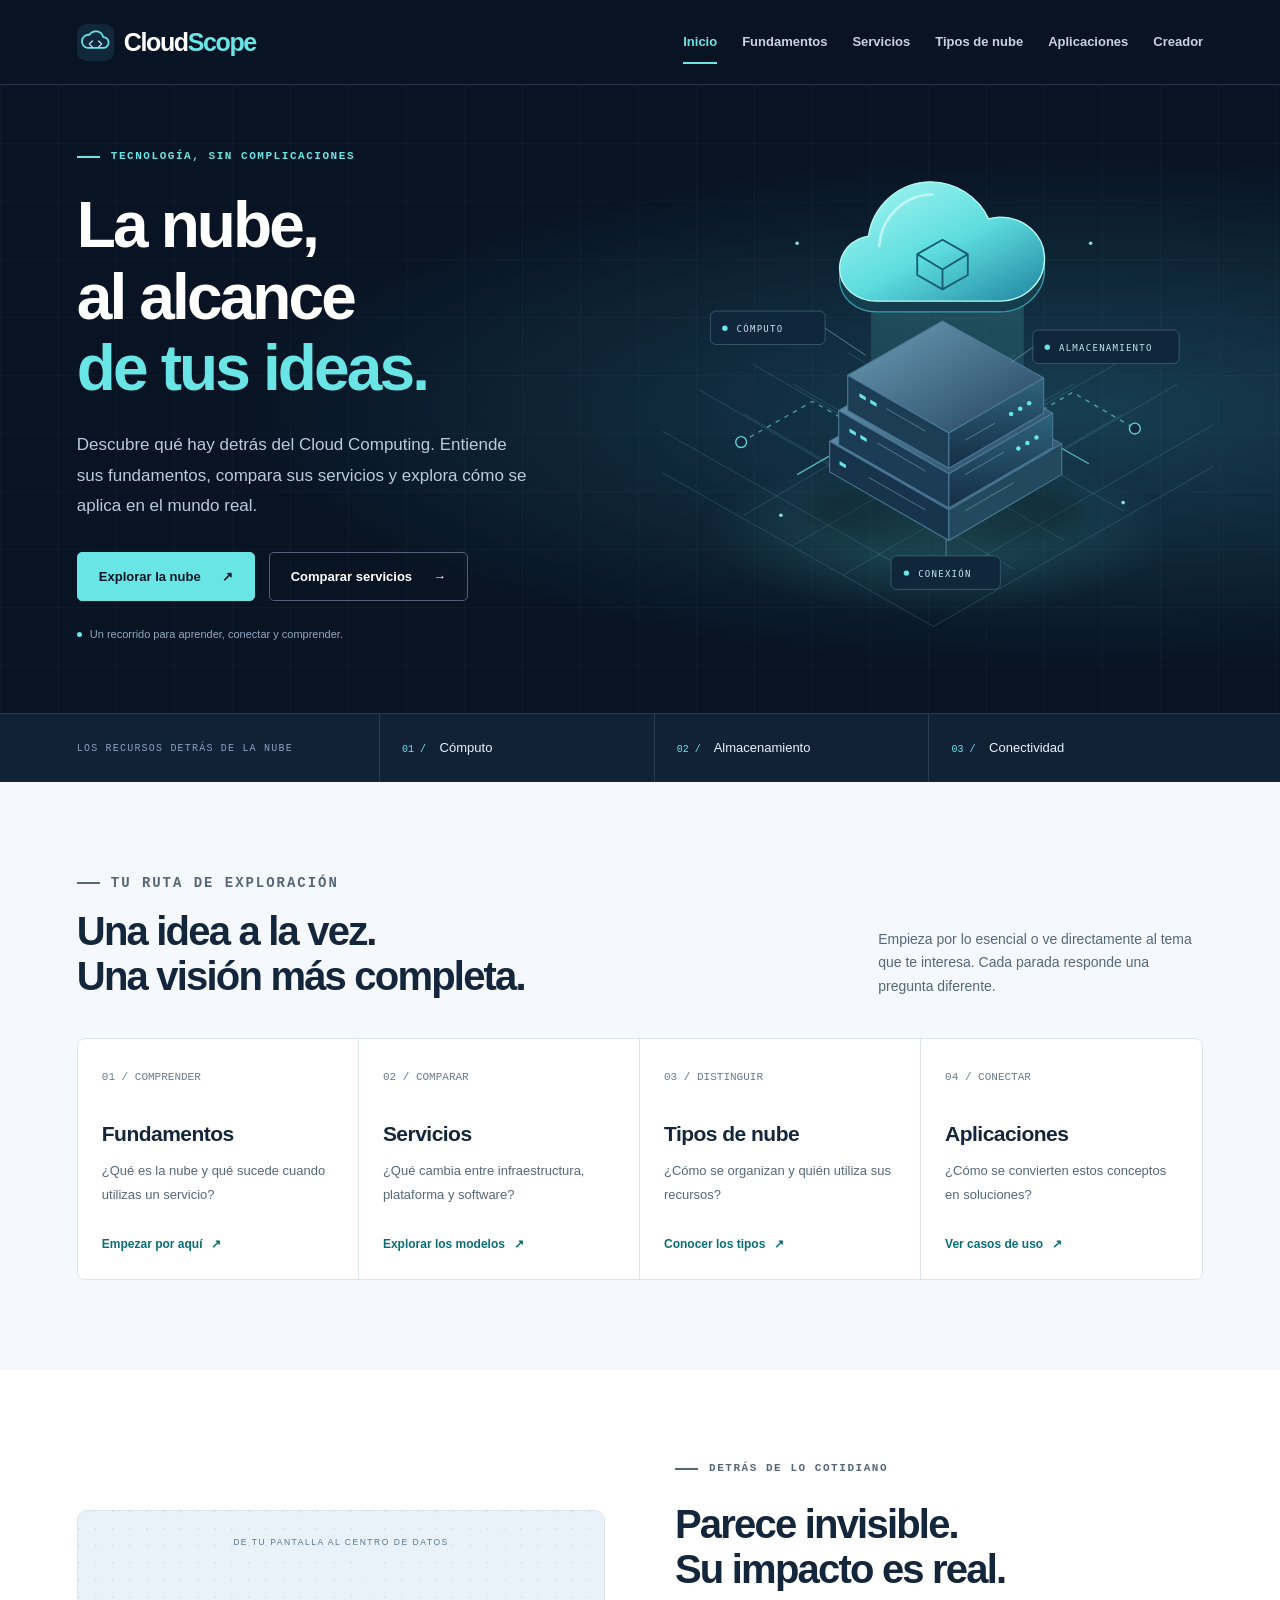
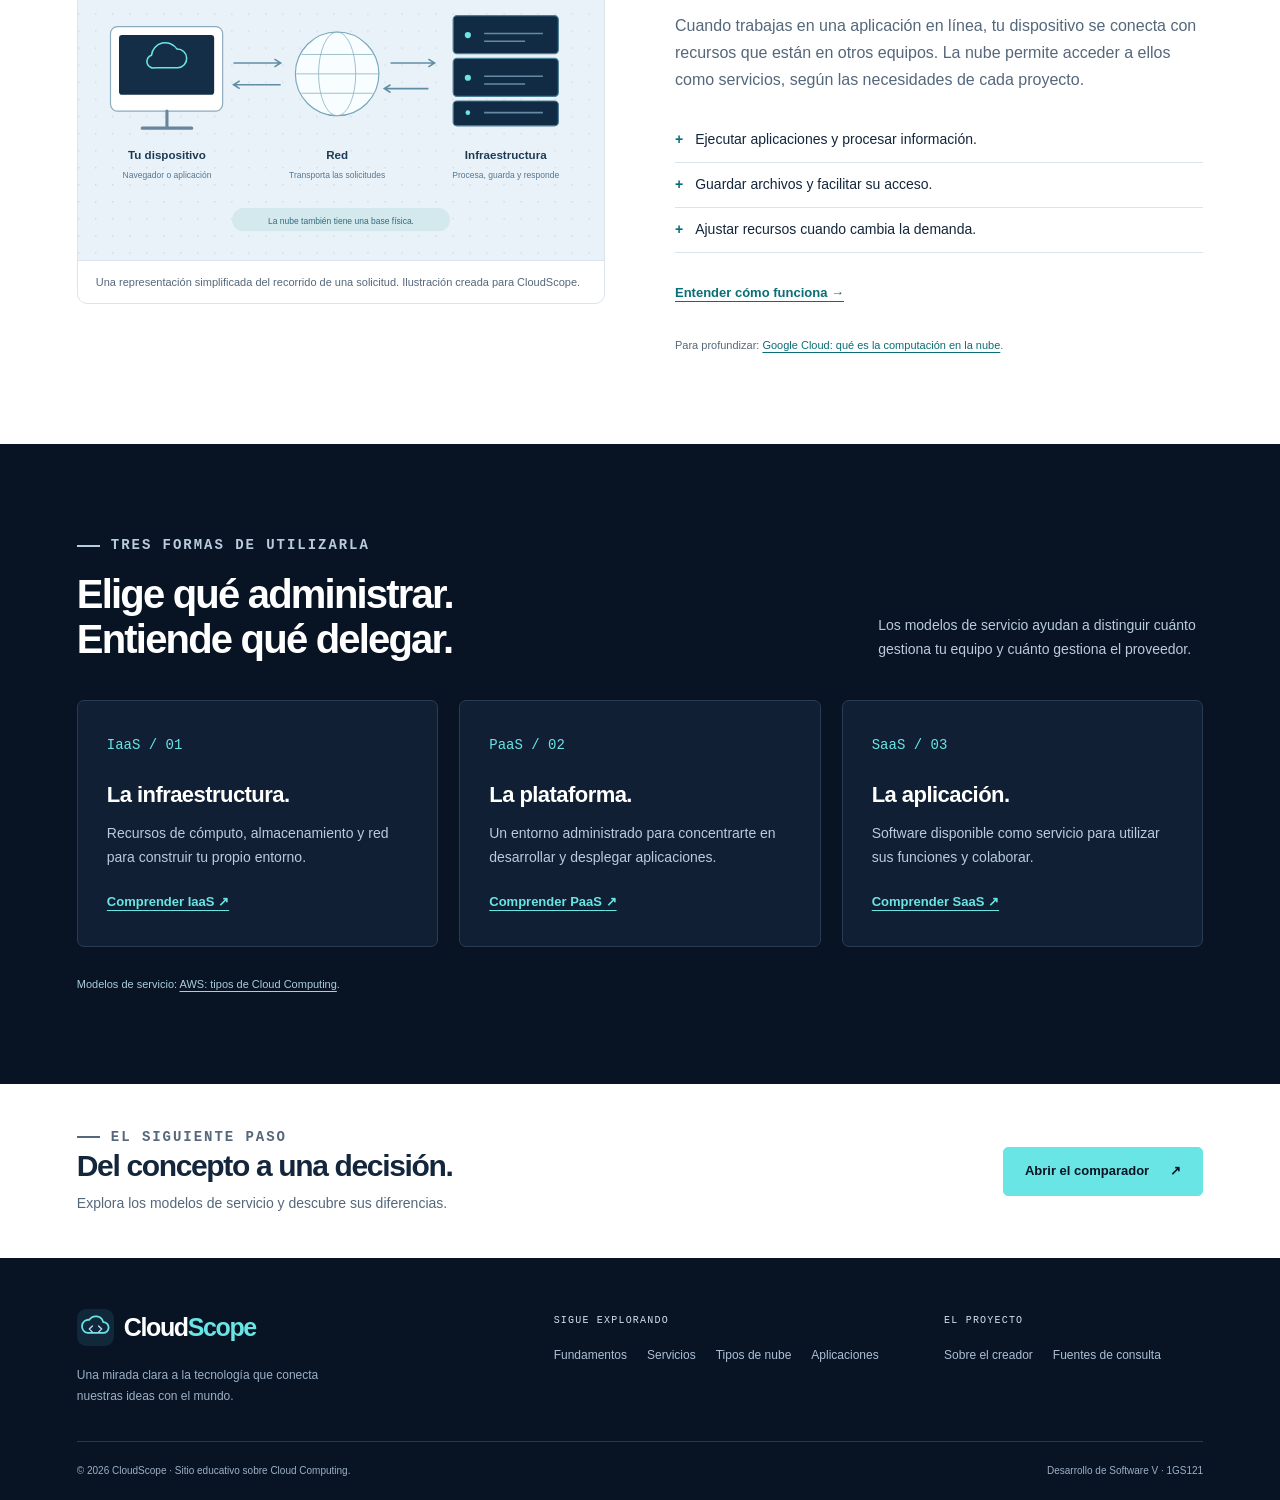
<file: index.html>
<!DOCTYPE html>
<html lang="es">
<head>
  <meta charset="UTF-8">
  <meta name="viewport" content="width=device-width, initial-scale=1.0">
  <meta name="description" content="Explora Cloud Computing con explicaciones claras, ilustraciones y un comparador de IaaS, PaaS y SaaS.">
  <meta name="theme-color" content="#081424">
  <title>Explora el mundo del Cloud Computing | CloudScope</title>
  <link rel="icon" type="image/svg+xml" href="images/cloudscope-mark.svg">
  <link rel="stylesheet" href="css/styles.css">
  <script src="js/main.js" defer></script>
</head>
<body>
  <a class="skip-link" href="#contenido">Saltar al contenido</a>
  <header class="site-header">
    <div class="container header-inner">
      <a class="brand" href="index.html" aria-label="CloudScope, inicio"><img src="images/cloudscope-mark.svg" alt="" width="37" height="37"><span>Cloud<span class="brand-accent">Scope</span></span></a>
      <button class="menu-toggle" id="menu-toggle" type="button" aria-controls="site-nav" aria-expanded="false" hidden>
        <span class="menu-icon" aria-hidden="true"></span><span class="menu-label">Menú</span>
      </button>
      <nav class="site-nav" id="site-nav" aria-label="Navegación principal">
        <a href="index.html" aria-current="page">Inicio</a>
        <a href="fundamentos.html">Fundamentos</a>
        <a href="servicios.html">Servicios</a>
        <a href="tipos.html">Tipos de nube</a>
        <a href="aplicaciones.html">Aplicaciones</a>
        <a href="creador.html">Creador</a>
      </nav>
    </div>
  </header>
  <main id="contenido" tabindex="-1">
    <section class="hero" aria-labelledby="page-title">
      <div class="container hero-grid">
        <div>
          <p class="eyebrow">Tecnología, sin complicaciones</p>
          <h1 id="page-title">La nube,<br>al alcance<br><span>de tus ideas.</span></h1>
          <p class="hero-description">Descubre qué hay detrás del Cloud Computing. Entiende sus fundamentos, compara sus servicios y explora cómo se aplica en el mundo real.</p>
          <div class="button-row">
            <a class="button" href="fundamentos.html">Explorar la nube<span aria-hidden="true">↗</span></a>
            <a class="button button-secondary" href="servicios.html#comparador">Comparar servicios<span aria-hidden="true">→</span></a>
          </div>
          <p class="hero-note">Un recorrido para aprender, conectar y comprender.</p>
        </div>
        <img class="hero-art" src="images/cloud-architecture.svg" alt="Ilustración de una nube conectada a capas de servidores: cómputo, almacenamiento y conexión" width="660" height="560" fetchpriority="high">
      </div>
    </section>
    <div class="concept-strip">
      <div class="container">
        <span class="strip-label">Los recursos detrás de la nube</span>
        <div class="strip-item"><span>01 /</span> Cómputo</div>
        <div class="strip-item"><span>02 /</span> Almacenamiento</div>
        <div class="strip-item"><span>03 /</span> Conectividad</div>
      </div>
    </div>
    <section class="section" aria-labelledby="route-title">
      <div class="container">
        <div class="section-heading">
          <div><p class="eyebrow">Tu ruta de exploración</p><h2 id="route-title">Una idea a la vez.<br>Una visión más completa.</h2></div>
          <p>Empieza por lo esencial o ve directamente al tema que te interesa. Cada parada responde una pregunta diferente.</p>
        </div>
        <div class="route-grid">
          <a class="route-card" href="fundamentos.html"><span class="route-number">01 / COMPRENDER</span><h3>Fundamentos</h3><p>¿Qué es la nube y qué sucede cuando utilizas un servicio?</p><span class="route-link">Empezar por aquí<span aria-hidden="true">↗</span></span></a>
          <a class="route-card" href="servicios.html"><span class="route-number">02 / COMPARAR</span><h3>Servicios</h3><p>¿Qué cambia entre infraestructura, plataforma y software?</p><span class="route-link">Explorar los modelos<span aria-hidden="true">↗</span></span></a>
          <a class="route-card" href="tipos.html"><span class="route-number">03 / DISTINGUIR</span><h3>Tipos de nube</h3><p>¿Cómo se organizan y quién utiliza sus recursos?</p><span class="route-link">Conocer los tipos<span aria-hidden="true">↗</span></span></a>
          <a class="route-card" href="aplicaciones.html"><span class="route-number">04 / CONECTAR</span><h3>Aplicaciones</h3><p>¿Cómo se convierten estos conceptos en soluciones?</p><span class="route-link">Ver casos de uso<span aria-hidden="true">↗</span></span></a>
        </div>
      </div>
    </section>
    <section class="section white-section" aria-labelledby="beyond-title">
      <div class="container split-grid">
        <figure class="editorial-image"><img src="images/cloud-flow.svg" alt="Recorrido de una solicitud entre un dispositivo, una red y la infraestructura de un centro de datos" width="680" height="450" loading="lazy"><figcaption>Una representación simplificada del recorrido de una solicitud. Ilustración creada para CloudScope.</figcaption></figure>
        <div>
          <p class="eyebrow">Detrás de lo cotidiano</p>
          <h2 id="beyond-title">Parece invisible.<br>Su impacto es real.</h2>
          <p>Cuando trabajas en una aplicación en línea, tu dispositivo se conecta con recursos que están en otros equipos. La nube permite acceder a ellos como servicios, según las necesidades de cada proyecto.</p>
          <ul class="mini-list"><li>Ejecutar aplicaciones y procesar información.</li><li>Guardar archivos y facilitar su acceso.</li><li>Ajustar recursos cuando cambia la demanda.</li></ul>
          <a class="text-link" href="fundamentos.html#funcionamiento">Entender cómo funciona <span aria-hidden="true">→</span></a>
          <p class="source-line">Para profundizar: <a href="https://cloud.google.com/learn/what-is-cloud-computing">Google Cloud: qué es la computación en la nube</a>.</p>
        </div>
      </div>
    </section>
    <section class="section dark-section" aria-labelledby="service-title">
      <div class="container">
        <div class="section-heading"><div><p class="eyebrow">Tres formas de utilizarla</p><h2 id="service-title">Elige qué administrar.<br>Entiende qué delegar.</h2></div><p>Los modelos de servicio ayudan a distinguir cuánto gestiona tu equipo y cuánto gestiona el proveedor.</p></div>
        <div class="service-preview">
          <article class="service-card"><span class="service-code">IaaS / 01</span><h3>La infraestructura.</h3><p>Recursos de cómputo, almacenamiento y red para construir tu propio entorno.</p><a class="text-link" href="servicios.html#iaas">Comprender IaaS <span aria-hidden="true">↗</span></a></article>
          <article class="service-card"><span class="service-code">PaaS / 02</span><h3>La plataforma.</h3><p>Un entorno administrado para concentrarte en desarrollar y desplegar aplicaciones.</p><a class="text-link" href="servicios.html#paas">Comprender PaaS <span aria-hidden="true">↗</span></a></article>
          <article class="service-card"><span class="service-code">SaaS / 03</span><h3>La aplicación.</h3><p>Software disponible como servicio para utilizar sus funciones y colaborar.</p><a class="text-link" href="servicios.html#saas">Comprender SaaS <span aria-hidden="true">↗</span></a></article>
        </div>
        <p class="source-line">Modelos de servicio: <a href="https://aws.amazon.com/types-of-cloud-computing/">AWS: tipos de Cloud Computing</a>.</p>
      </div>
    </section>
    <aside class="white-section" aria-label="El siguiente paso">
      <div class="container bottom-cta">
        <div><p class="eyebrow">El siguiente paso</p><h2>Del concepto a una decisión.</h2><p>Explora los modelos de servicio y descubre sus diferencias.</p></div>
        <a class="button" href="servicios.html#comparador">Abrir el comparador<span aria-hidden="true">↗</span></a>
      </div>
    </aside>
  </main>
  <footer class="site-footer">
    <div class="container">
      <div class="footer-top">
        <div>
          <a class="brand" href="index.html" aria-label="CloudScope, inicio"><img src="images/cloudscope-mark.svg" alt="" width="37" height="37"><span>Cloud<span class="brand-accent">Scope</span></span></a>
          <p>Una mirada clara a la tecnología que conecta nuestras ideas con el mundo.</p>
        </div>
        <div>
          <strong class="footer-label">Sigue explorando</strong>
          <nav class="footer-links" aria-label="Contenidos del sitio">
            <a href="fundamentos.html">Fundamentos</a>
            <a href="servicios.html">Servicios</a>
            <a href="tipos.html">Tipos de nube</a>
            <a href="aplicaciones.html">Aplicaciones</a>
          </nav>
        </div>
        <div>
          <strong class="footer-label">El proyecto</strong>
          <nav class="footer-links" aria-label="Información del proyecto">
            <a href="creador.html">Sobre el creador</a>
            <a href="aplicaciones.html#fuentes">Fuentes de consulta</a>
          </nav>
        </div>
      </div>
      <div class="footer-bottom">
        <span>© 2026 CloudScope · Sitio educativo sobre Cloud Computing.</span>
        <span>Desarrollo de Software V · 1GS121</span>
      </div>
    </div>
  </footer>
</body>
</html>
</file>
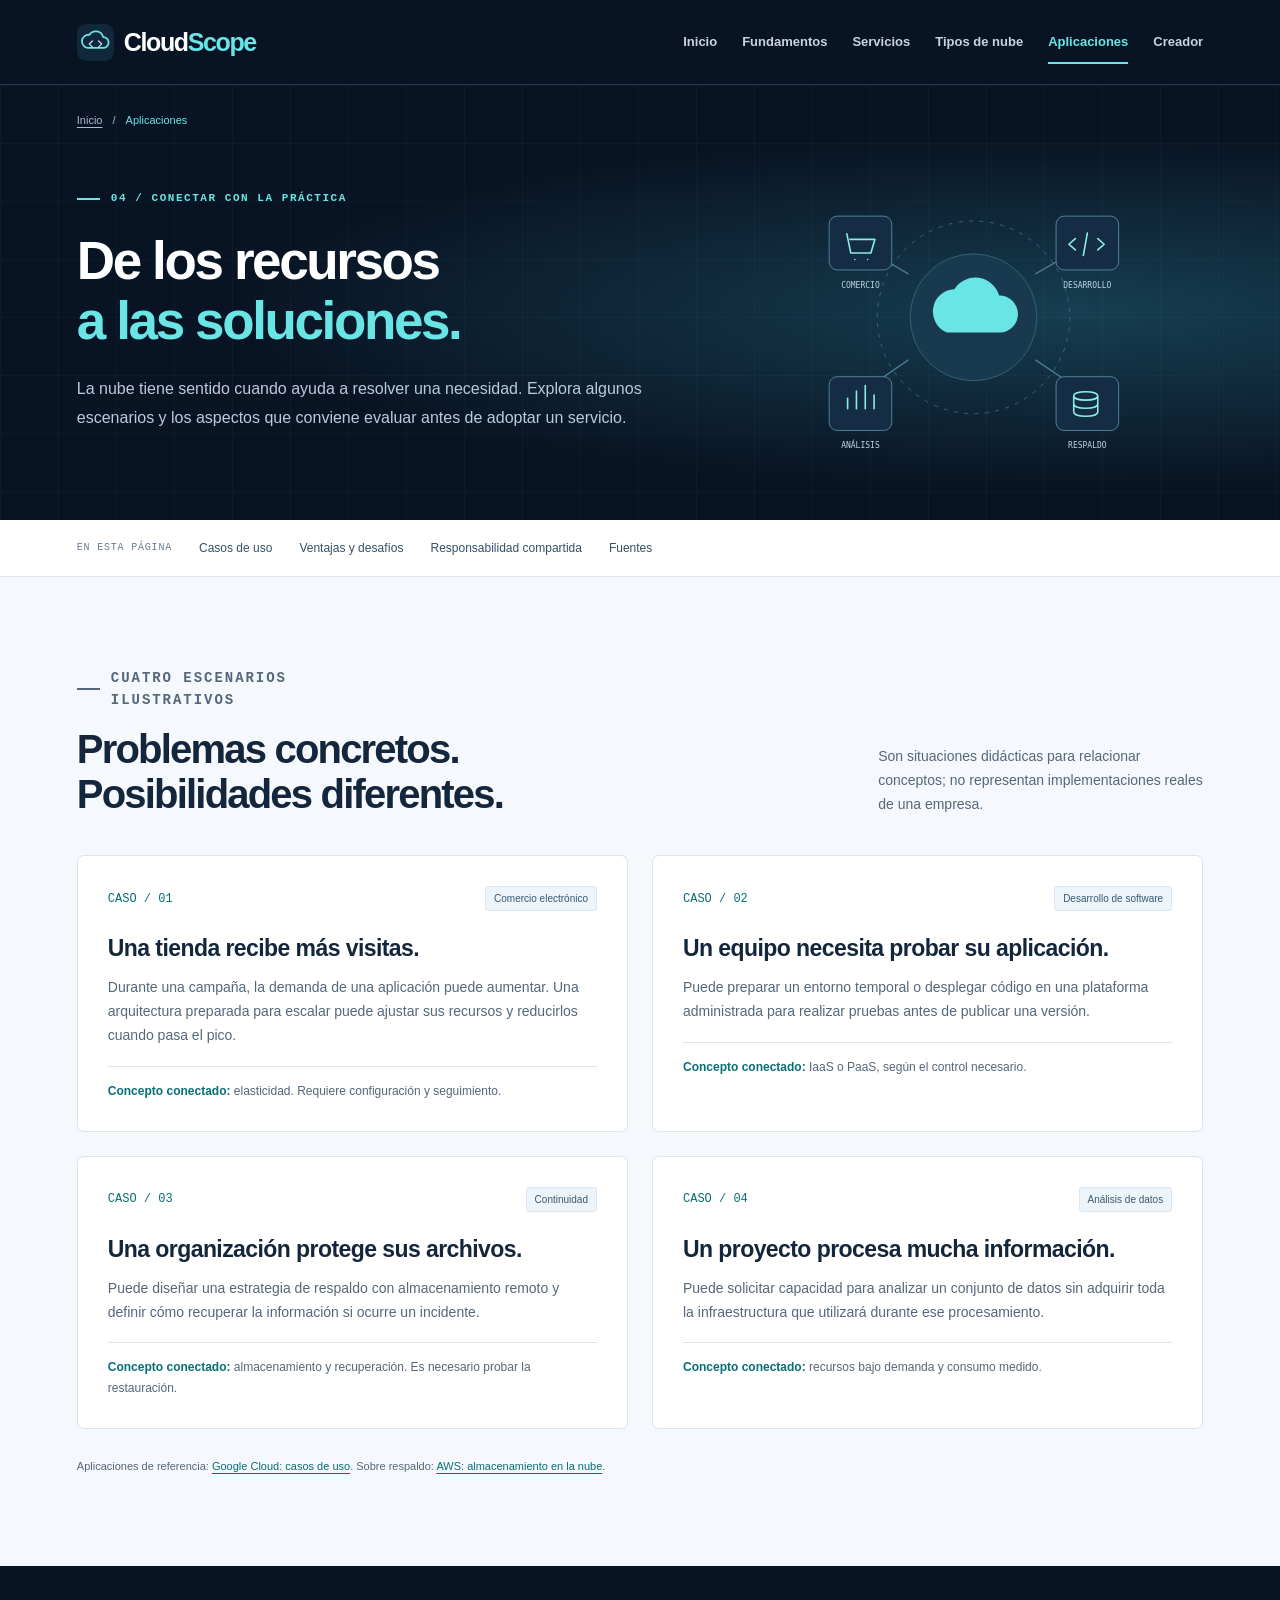
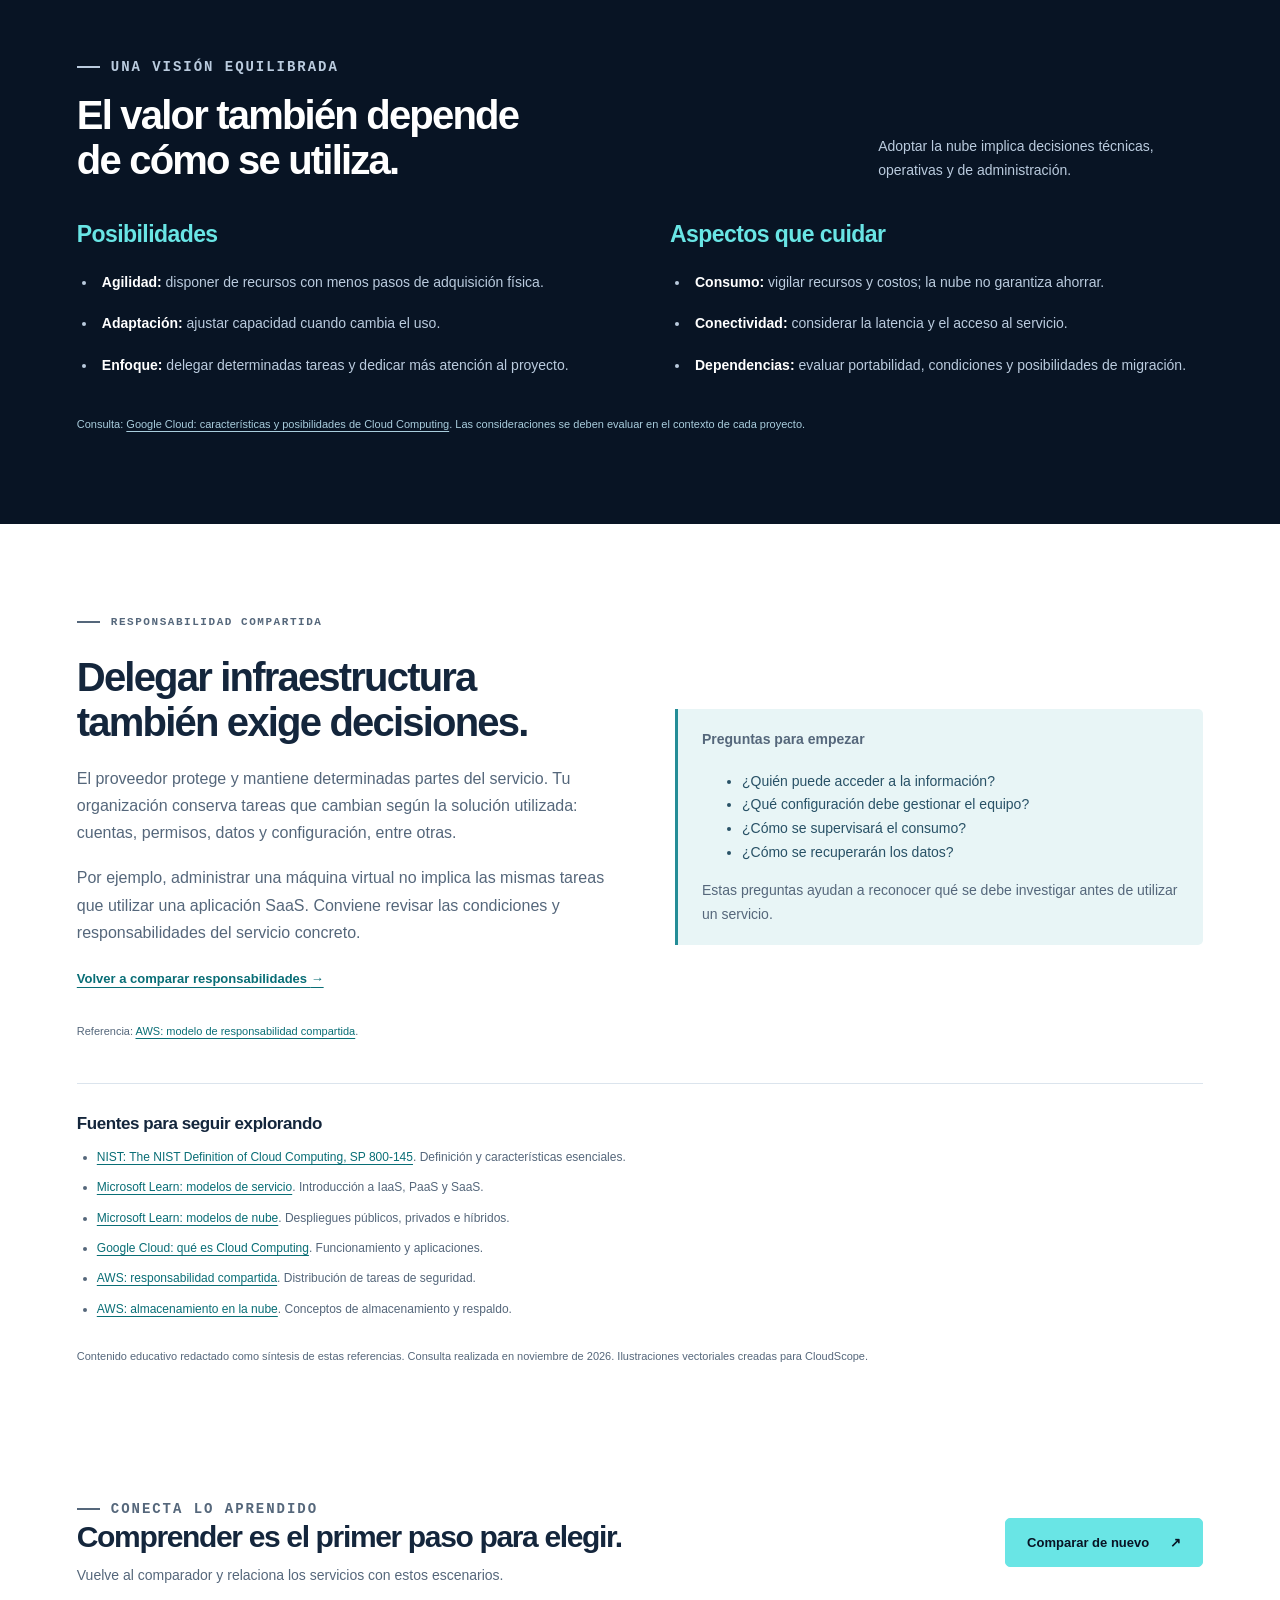
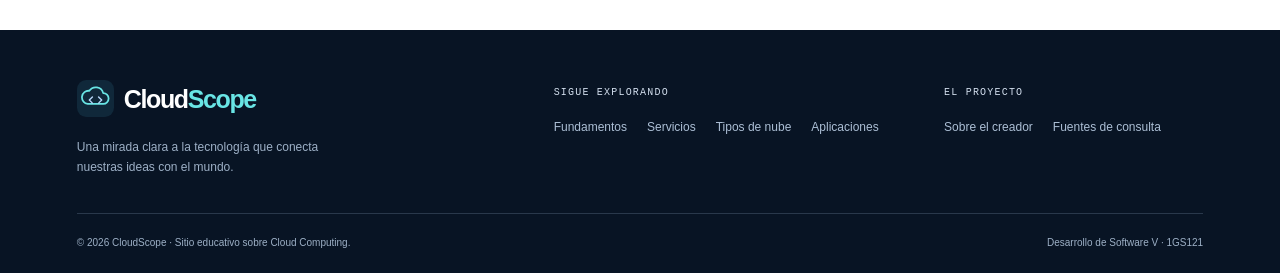
<file: aplicaciones.html>
<!DOCTYPE html>
<html lang="es">
<head>
  <meta charset="UTF-8">
  <meta name="viewport" content="width=device-width, initial-scale=1.0">
  <meta name="description" content="Explora casos ilustrativos, ventajas, desafíos y responsabilidad compartida en Cloud Computing.">
  <meta name="theme-color" content="#081424">
  <title>Aplicaciones de Cloud Computing | CloudScope</title>
  <link rel="icon" type="image/svg+xml" href="images/cloudscope-mark.svg">
  <link rel="stylesheet" href="css/styles.css">
  <script src="js/main.js" defer></script>
</head>
<body>
  <a class="skip-link" href="#contenido">Saltar al contenido</a>
  <header class="site-header">
    <div class="container header-inner">
      <a class="brand" href="index.html" aria-label="CloudScope, inicio"><img src="images/cloudscope-mark.svg" alt="" width="37" height="37"><span>Cloud<span class="brand-accent">Scope</span></span></a>
      <button class="menu-toggle" id="menu-toggle" type="button" aria-controls="site-nav" aria-expanded="false" hidden>
        <span class="menu-icon" aria-hidden="true"></span><span class="menu-label">Menú</span>
      </button>
      <nav class="site-nav" id="site-nav" aria-label="Navegación principal">
        <a href="index.html">Inicio</a>
        <a href="fundamentos.html">Fundamentos</a>
        <a href="servicios.html">Servicios</a>
        <a href="tipos.html">Tipos de nube</a>
        <a href="aplicaciones.html" aria-current="page">Aplicaciones</a>
        <a href="creador.html">Creador</a>
      </nav>
    </div>
  </header>
  <main id="contenido" tabindex="-1">
    <section class="hero page-hero" aria-labelledby="page-title">
      <div class="container breadcrumb" aria-label="Ruta de navegación"><a href="index.html">Inicio</a><span aria-hidden="true">/</span><span>Aplicaciones</span></div>
      <div class="container hero-grid">
        <div>
          <p class="eyebrow">04 / Conectar con la práctica</p>
          <h1 id="page-title">De los recursos<br><span>a las soluciones.</span></h1>
          <p class="hero-description">La nube tiene sentido cuando ayuda a resolver una necesidad. Explora algunos escenarios y los aspectos que conviene evaluar antes de adoptar un servicio.</p>
        </div>
        <img class="hero-art" src="images/cloud-applications.svg" alt="Una nube conectada con iconos de comercio, desarrollo de software, análisis y almacenamiento" width="550" height="360">
      </div>
    </section>
    <nav class="anchor-bar" aria-label="En esta página">
      <div class="container">
        <span>En esta página</span>
        <a href="#casos">Casos de uso</a>
        <a href="#balance">Ventajas y desafíos</a>
        <a href="#seguridad">Responsabilidad compartida</a>
        <a href="#fuentes">Fuentes</a>
      </div>
    </nav>
    <section class="section" id="casos" aria-labelledby="cases-title">
      <div class="container">
        <div class="section-heading"><div><p class="eyebrow">Cuatro escenarios ilustrativos</p><h2 id="cases-title">Problemas concretos.<br>Posibilidades diferentes.</h2></div><p>Son situaciones didácticas para relacionar conceptos; no representan implementaciones reales de una empresa.</p></div>
        <div class="case-grid">
          <article class="case-card"><div class="case-top"><span class="case-number">CASO / 01</span><span class="case-tag">Comercio electrónico</span></div><h3>Una tienda recibe más visitas.</h3><p>Durante una campaña, la demanda de una aplicación puede aumentar. Una arquitectura preparada para escalar puede ajustar sus recursos y reducirlos cuando pasa el pico.</p><p class="case-result"><strong>Concepto conectado:</strong> elasticidad. Requiere configuración y seguimiento.</p></article>
          <article class="case-card"><div class="case-top"><span class="case-number">CASO / 02</span><span class="case-tag">Desarrollo de software</span></div><h3>Un equipo necesita probar su aplicación.</h3><p>Puede preparar un entorno temporal o desplegar código en una plataforma administrada para realizar pruebas antes de publicar una versión.</p><p class="case-result"><strong>Concepto conectado:</strong> IaaS o PaaS, según el control necesario.</p></article>
          <article class="case-card"><div class="case-top"><span class="case-number">CASO / 03</span><span class="case-tag">Continuidad</span></div><h3>Una organización protege sus archivos.</h3><p>Puede diseñar una estrategia de respaldo con almacenamiento remoto y definir cómo recuperar la información si ocurre un incidente.</p><p class="case-result"><strong>Concepto conectado:</strong> almacenamiento y recuperación. Es necesario probar la restauración.</p></article>
          <article class="case-card"><div class="case-top"><span class="case-number">CASO / 04</span><span class="case-tag">Análisis de datos</span></div><h3>Un proyecto procesa mucha información.</h3><p>Puede solicitar capacidad para analizar un conjunto de datos sin adquirir toda la infraestructura que utilizará durante ese procesamiento.</p><p class="case-result"><strong>Concepto conectado:</strong> recursos bajo demanda y consumo medido.</p></article>
        </div>
        <p class="source-line">Aplicaciones de referencia: <a href="https://cloud.google.com/learn/what-is-cloud-computing">Google Cloud: casos de uso</a>. Sobre respaldo: <a href="https://aws.amazon.com/what-is/cloud-storage/">AWS: almacenamiento en la nube</a>.</p>
      </div>
    </section>
    <section class="section dark-section" id="balance" aria-labelledby="balance-title">
      <div class="container">
        <div class="section-heading"><div><p class="eyebrow">Una visión equilibrada</p><h2 id="balance-title">El valor también depende<br>de cómo se utiliza.</h2></div><p>Adoptar la nube implica decisiones técnicas, operativas y de administración.</p></div>
        <div class="balance-grid">
          <div><h3>Posibilidades</h3><ul class="balance-list"><li><strong>Agilidad:</strong> disponer de recursos con menos pasos de adquisición física.</li><li><strong>Adaptación:</strong> ajustar capacidad cuando cambia el uso.</li><li><strong>Enfoque:</strong> delegar determinadas tareas y dedicar más atención al proyecto.</li></ul></div>
          <div><h3>Aspectos que cuidar</h3><ul class="balance-list"><li><strong>Consumo:</strong> vigilar recursos y costos; la nube no garantiza ahorrar.</li><li><strong>Conectividad:</strong> considerar la latencia y el acceso al servicio.</li><li><strong>Dependencias:</strong> evaluar portabilidad, condiciones y posibilidades de migración.</li></ul></div>
        </div>
        <p class="source-line">Consulta: <a href="https://cloud.google.com/learn/what-is-cloud-computing">Google Cloud: características y posibilidades de Cloud Computing</a>. Las consideraciones se deben evaluar en el contexto de cada proyecto.</p>
      </div>
    </section>
    <section class="section white-section" id="seguridad" aria-labelledby="security-title">
      <div class="container split-grid">
        <div><p class="eyebrow">Responsabilidad compartida</p><h2 id="security-title">Delegar infraestructura<br>también exige decisiones.</h2><p>El proveedor protege y mantiene determinadas partes del servicio. Tu organización conserva tareas que cambian según la solución utilizada: cuentas, permisos, datos y configuración, entre otras.</p><p>Por ejemplo, administrar una máquina virtual no implica las mismas tareas que utilizar una aplicación SaaS. Conviene revisar las condiciones y responsabilidades del servicio concreto.</p><a class="text-link" href="servicios.html#comparador">Volver a comparar responsabilidades <span aria-hidden="true">→</span></a><p class="source-line">Referencia: <a href="https://aws.amazon.com/compliance/shared-responsibility-model/">AWS: modelo de responsabilidad compartida</a>.</p></div>
        <div class="note"><p><strong>Preguntas para empezar</strong></p><ul><li>¿Quién puede acceder a la información?</li><li>¿Qué configuración debe gestionar el equipo?</li><li>¿Cómo se supervisará el consumo?</li><li>¿Cómo se recuperarán los datos?</li></ul><p>Estas preguntas ayudan a reconocer qué se debe investigar antes de utilizar un servicio.</p></div>
      </div>
      <div class="container sources-box" id="fuentes"><h3>Fuentes para seguir explorando</h3><ul>
        <li><a href="https://csrc.nist.gov/pubs/sp/800/145/final">NIST: The NIST Definition of Cloud Computing, SP 800-145</a>. Definición y características esenciales.</li>
        <li><a href="https://learn.microsoft.com/en-us/training/modules/describe-cloud-service-types/">Microsoft Learn: modelos de servicio</a>. Introducción a IaaS, PaaS y SaaS.</li>
        <li><a href="https://learn.microsoft.com/en-us/training/modules/describe-cloud-compute/5-define-cloud-models">Microsoft Learn: modelos de nube</a>. Despliegues públicos, privados e híbridos.</li>
        <li><a href="https://cloud.google.com/learn/what-is-cloud-computing">Google Cloud: qué es Cloud Computing</a>. Funcionamiento y aplicaciones.</li>
        <li><a href="https://aws.amazon.com/compliance/shared-responsibility-model/">AWS: responsabilidad compartida</a>. Distribución de tareas de seguridad.</li>
        <li><a href="https://aws.amazon.com/what-is/cloud-storage/">AWS: almacenamiento en la nube</a>. Conceptos de almacenamiento y respaldo.</li>
      </ul><p class="source-line">Contenido educativo redactado como síntesis de estas referencias. Consulta realizada en noviembre de 2026. Ilustraciones vectoriales creadas para CloudScope.</p></div>
    </section>
    <aside class="white-section" aria-label="Conecta lo aprendido">
      <div class="container bottom-cta">
        <div><p class="eyebrow">Conecta lo aprendido</p><h2>Comprender es el primer paso para elegir.</h2><p>Vuelve al comparador y relaciona los servicios con estos escenarios.</p></div>
        <a class="button" href="servicios.html#comparador">Comparar de nuevo<span aria-hidden="true">↗</span></a>
      </div>
    </aside>
  </main>
  <footer class="site-footer">
    <div class="container">
      <div class="footer-top">
        <div>
          <a class="brand" href="index.html" aria-label="CloudScope, inicio"><img src="images/cloudscope-mark.svg" alt="" width="37" height="37"><span>Cloud<span class="brand-accent">Scope</span></span></a>
          <p>Una mirada clara a la tecnología que conecta nuestras ideas con el mundo.</p>
        </div>
        <div>
          <strong class="footer-label">Sigue explorando</strong>
          <nav class="footer-links" aria-label="Contenidos del sitio">
            <a href="fundamentos.html">Fundamentos</a>
            <a href="servicios.html">Servicios</a>
            <a href="tipos.html">Tipos de nube</a>
            <a href="aplicaciones.html">Aplicaciones</a>
          </nav>
        </div>
        <div>
          <strong class="footer-label">El proyecto</strong>
          <nav class="footer-links" aria-label="Información del proyecto">
            <a href="creador.html">Sobre el creador</a>
            <a href="aplicaciones.html#fuentes">Fuentes de consulta</a>
          </nav>
        </div>
      </div>
      <div class="footer-bottom">
        <span>© 2026 CloudScope · Sitio educativo sobre Cloud Computing.</span>
        <span>Desarrollo de Software V · 1GS121</span>
      </div>
    </div>
  </footer>
</body>
</html>
</file>
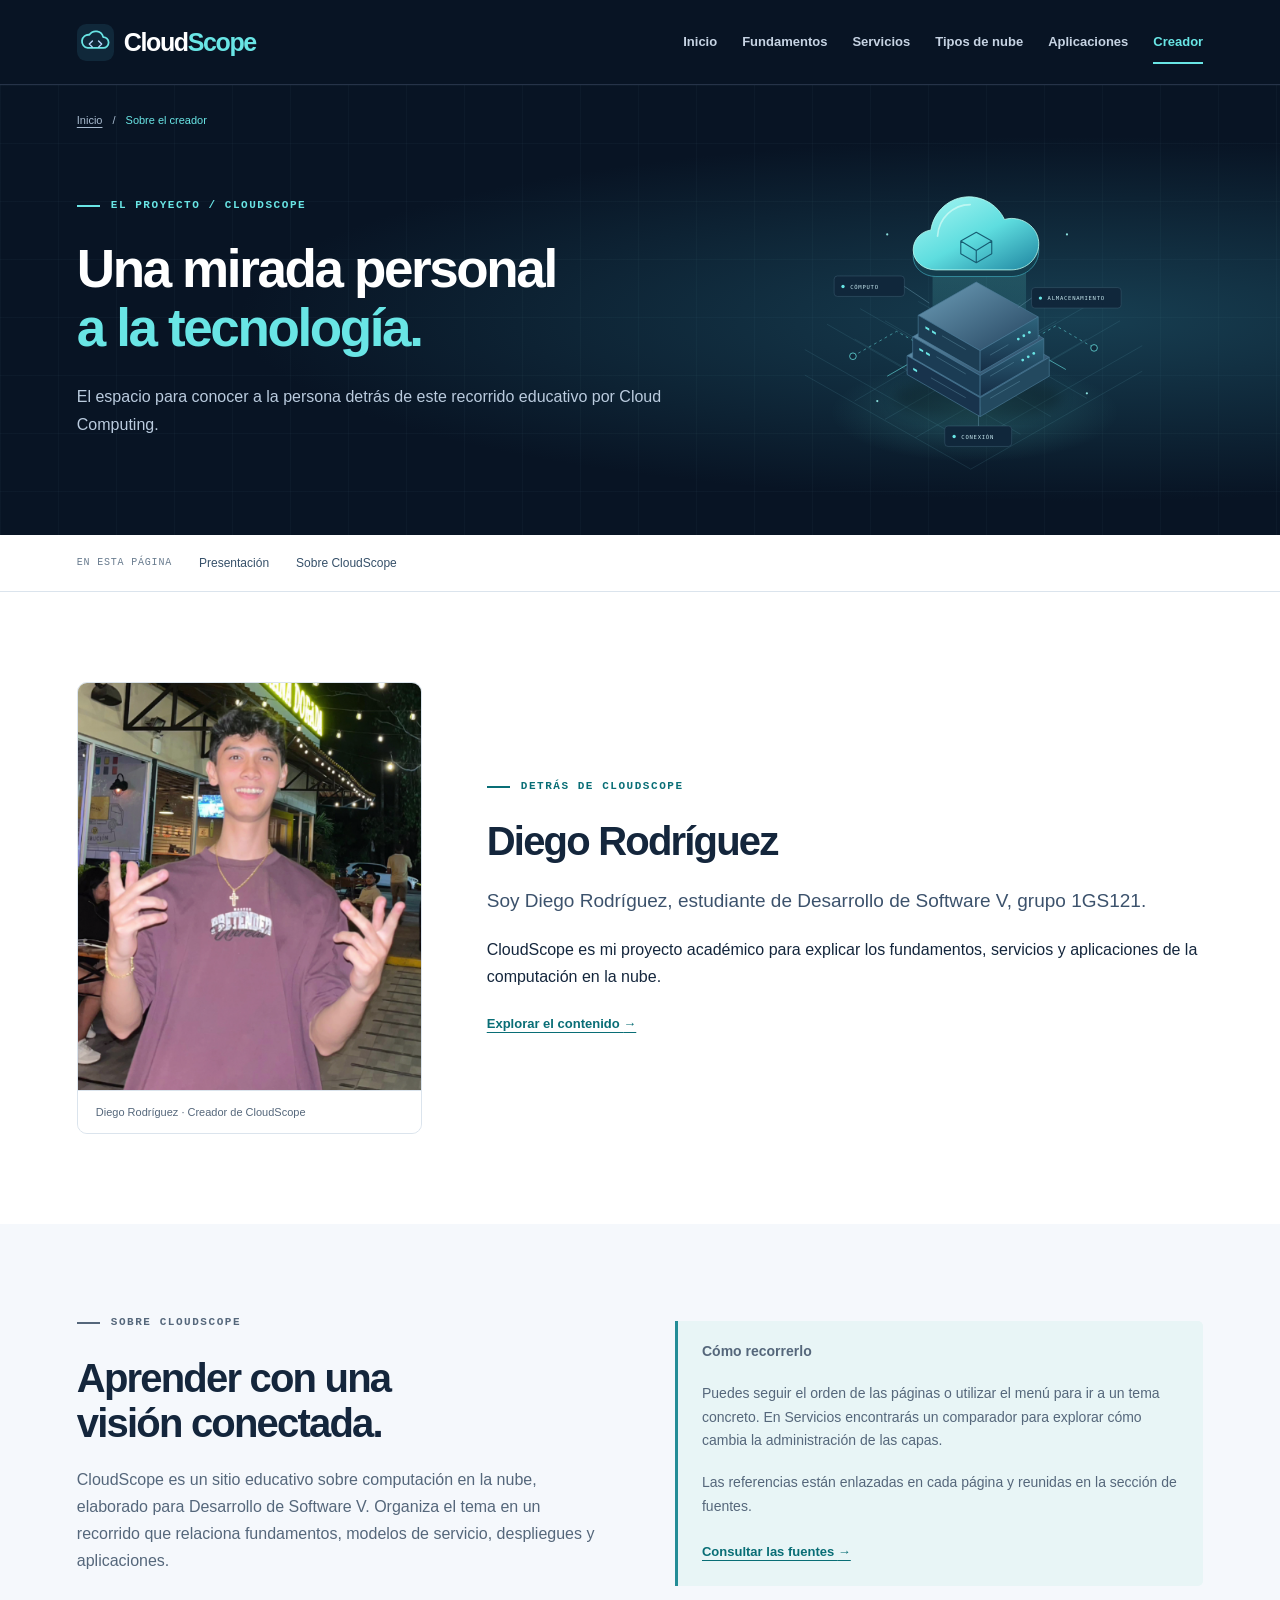
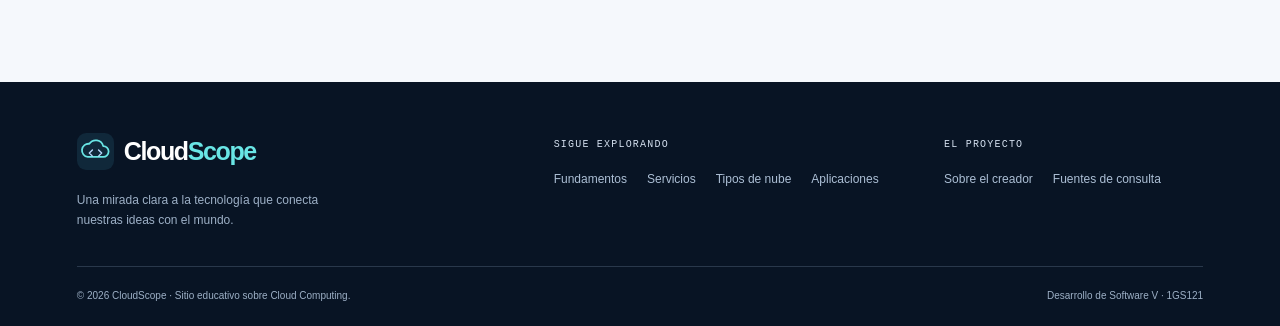
<file: creador.html>
<!DOCTYPE html>
<html lang="es">
<head>
  <meta charset="UTF-8">
  <meta name="viewport" content="width=device-width, initial-scale=1.0">
  <meta name="description" content="Conoce a Diego Rodríguez, creador de CloudScope y estudiante de Desarrollo de Software V, grupo 1GS121.">
  <meta name="theme-color" content="#081424">
  <title>Sobre el creador | CloudScope</title>
  <link rel="icon" type="image/svg+xml" href="images/cloudscope-mark.svg">
  <link rel="stylesheet" href="css/styles.css">
  <script src="js/main.js" defer></script>
</head>
<body>
  <a class="skip-link" href="#contenido">Saltar al contenido</a>
  <header class="site-header">
    <div class="container header-inner">
      <a class="brand" href="index.html" aria-label="CloudScope, inicio"><img src="images/cloudscope-mark.svg" alt="" width="37" height="37"><span>Cloud<span class="brand-accent">Scope</span></span></a>
      <button class="menu-toggle" id="menu-toggle" type="button" aria-controls="site-nav" aria-expanded="false" hidden>
        <span class="menu-icon" aria-hidden="true"></span><span class="menu-label">Menú</span>
      </button>
      <nav class="site-nav" id="site-nav" aria-label="Navegación principal">
        <a href="index.html">Inicio</a>
        <a href="fundamentos.html">Fundamentos</a>
        <a href="servicios.html">Servicios</a>
        <a href="tipos.html">Tipos de nube</a>
        <a href="aplicaciones.html">Aplicaciones</a>
        <a href="creador.html" aria-current="page">Creador</a>
      </nav>
    </div>
  </header>
  <main id="contenido" tabindex="-1">
    <section class="hero page-hero" aria-labelledby="page-title">
      <div class="container breadcrumb" aria-label="Ruta de navegación"><a href="index.html">Inicio</a><span aria-hidden="true">/</span><span>Sobre el creador</span></div>
      <div class="container hero-grid">
        <div>
          <p class="eyebrow">El proyecto / CloudScope</p>
          <h1 id="page-title">Una mirada personal<br><span>a la tecnología.</span></h1>
          <p class="hero-description">El espacio para conocer a la persona detrás de este recorrido educativo por Cloud Computing.</p>
        </div>
        <img class="hero-art" src="images/cloud-architecture.svg" alt="Ilustración de la infraestructura que representa el tema de CloudScope" width="550" height="360">
      </div>
    </section>
    <nav class="anchor-bar" aria-label="En esta página">
      <div class="container">
        <span>En esta página</span>
        <a href="#presentacion">Presentación</a>
        <a href="#proyecto">Sobre CloudScope</a>
      </div>
    </nav>
    <section class="section white-section" id="presentacion" aria-labelledby="creator-title">
      <div class="container profile-shell">
        <figure class="profile-portrait">
          <img class="profile-photo" src="images/diego-rodriguez.png" alt="Fotografía de Diego Rodríguez, creador de CloudScope" width="436" height="517" loading="lazy">
          <figcaption>Diego Rodríguez · Creador de CloudScope</figcaption>
        </figure>
        <div>
          <p class="eyebrow">Detrás de CloudScope</p>
          <h2 id="creator-title">Diego Rodríguez</h2>
          <p class="lead">Soy Diego Rodríguez, estudiante de Desarrollo de Software V, grupo 1GS121.</p>
          <p>CloudScope es mi proyecto académico para explicar los fundamentos, servicios y aplicaciones de la computación en la nube.</p>
          <a class="text-link" href="fundamentos.html">Explorar el contenido <span aria-hidden="true">→</span></a>
        </div>
      </div>
    </section>
    <section class="section" id="proyecto" aria-labelledby="project-title">
      <div class="container split-grid"><div><p class="eyebrow">Sobre CloudScope</p><h2 id="project-title">Aprender con una<br>visión conectada.</h2><p>CloudScope es un sitio educativo sobre computación en la nube, elaborado para Desarrollo de Software V. Organiza el tema en un recorrido que relaciona fundamentos, modelos de servicio, despliegues y aplicaciones.</p></div><div class="note"><p><strong>Cómo recorrerlo</strong></p><p>Puedes seguir el orden de las páginas o utilizar el menú para ir a un tema concreto. En Servicios encontrarás un comparador para explorar cómo cambia la administración de las capas.</p><p>Las referencias están enlazadas en cada página y reunidas en la sección de fuentes.</p><a class="text-link" href="aplicaciones.html#fuentes">Consultar las fuentes <span aria-hidden="true">→</span></a></div></div>
    </section>

  </main>
  <footer class="site-footer">
    <div class="container">
      <div class="footer-top">
        <div>
          <a class="brand" href="index.html" aria-label="CloudScope, inicio"><img src="images/cloudscope-mark.svg" alt="" width="37" height="37"><span>Cloud<span class="brand-accent">Scope</span></span></a>
          <p>Una mirada clara a la tecnología que conecta nuestras ideas con el mundo.</p>
        </div>
        <div>
          <strong class="footer-label">Sigue explorando</strong>
          <nav class="footer-links" aria-label="Contenidos del sitio">
            <a href="fundamentos.html">Fundamentos</a>
            <a href="servicios.html">Servicios</a>
            <a href="tipos.html">Tipos de nube</a>
            <a href="aplicaciones.html">Aplicaciones</a>
          </nav>
        </div>
        <div>
          <strong class="footer-label">El proyecto</strong>
          <nav class="footer-links" aria-label="Información del proyecto">
            <a href="creador.html">Sobre el creador</a>
            <a href="aplicaciones.html#fuentes">Fuentes de consulta</a>
          </nav>
        </div>
      </div>
      <div class="footer-bottom">
        <span>© 2026 CloudScope · Sitio educativo sobre Cloud Computing.</span>
        <span>Desarrollo de Software V · 1GS121</span>
      </div>
    </div>
  </footer>
</body>
</html>
</file>
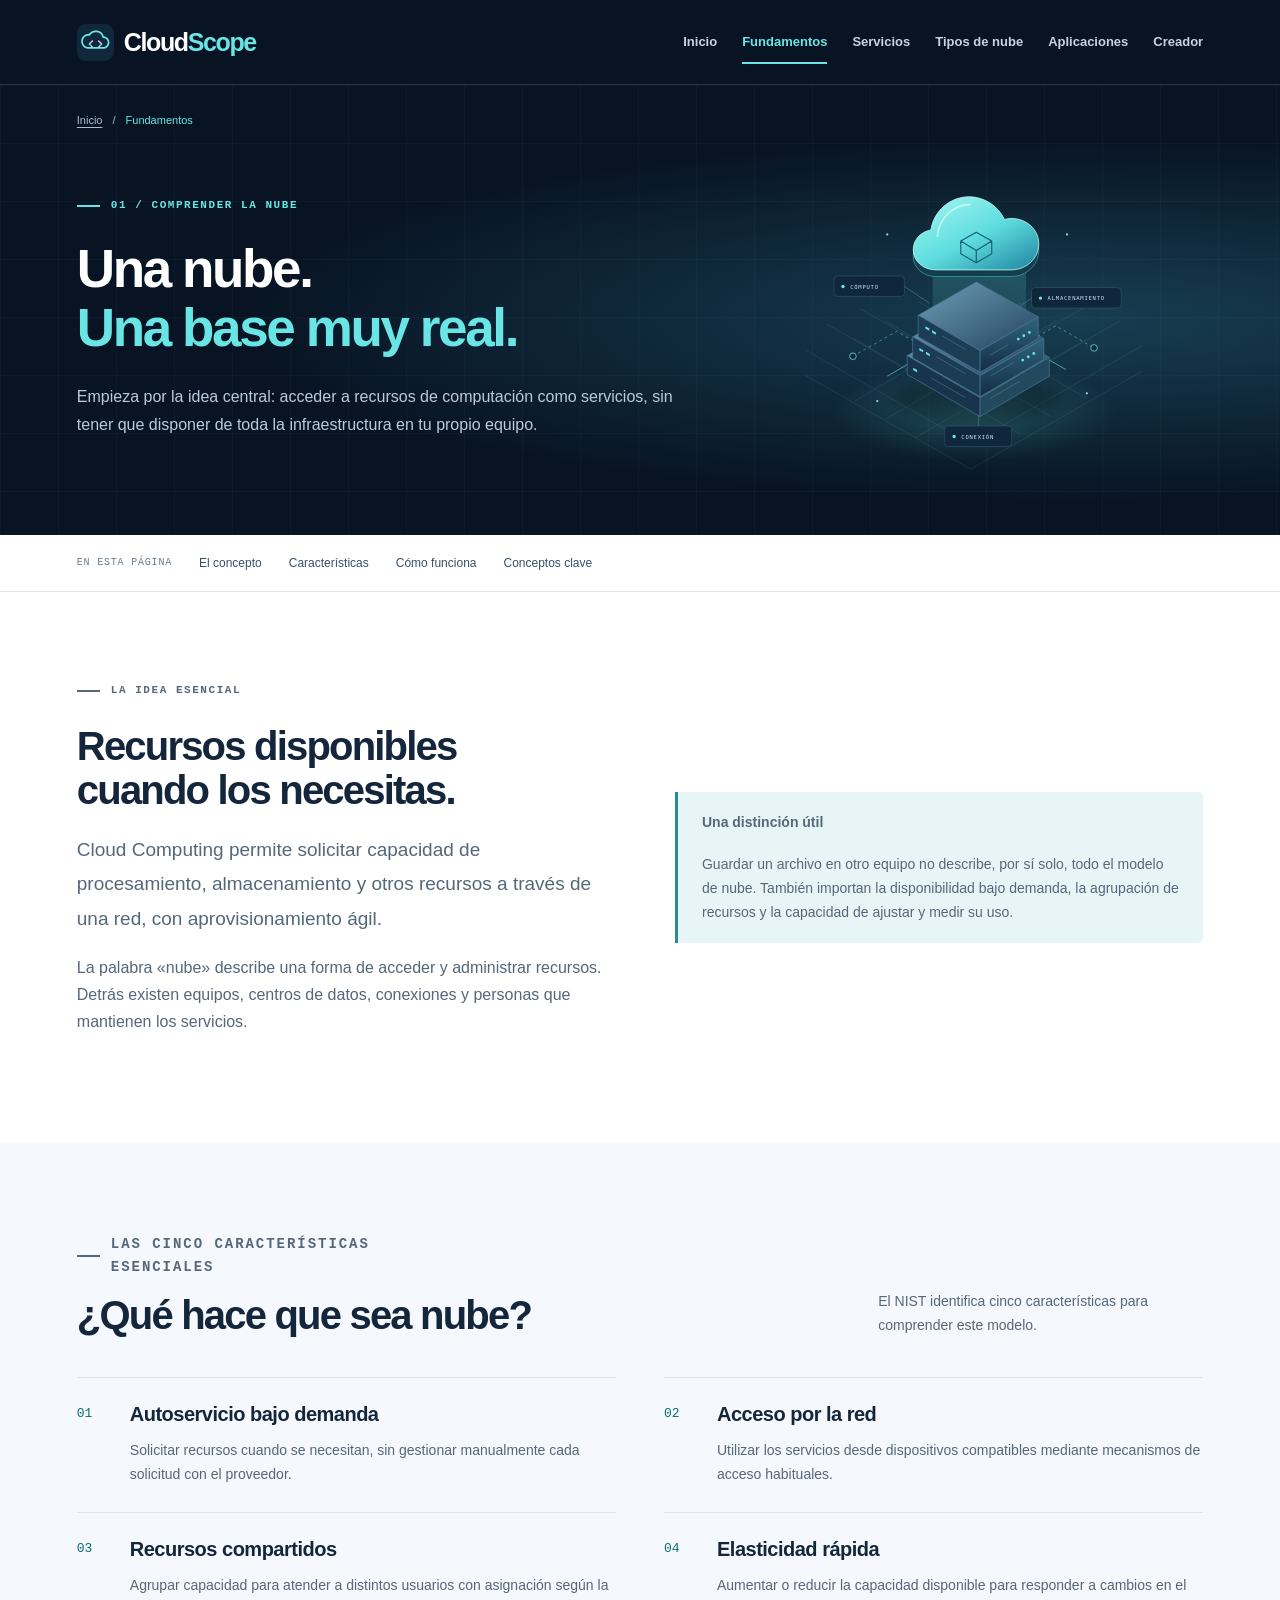
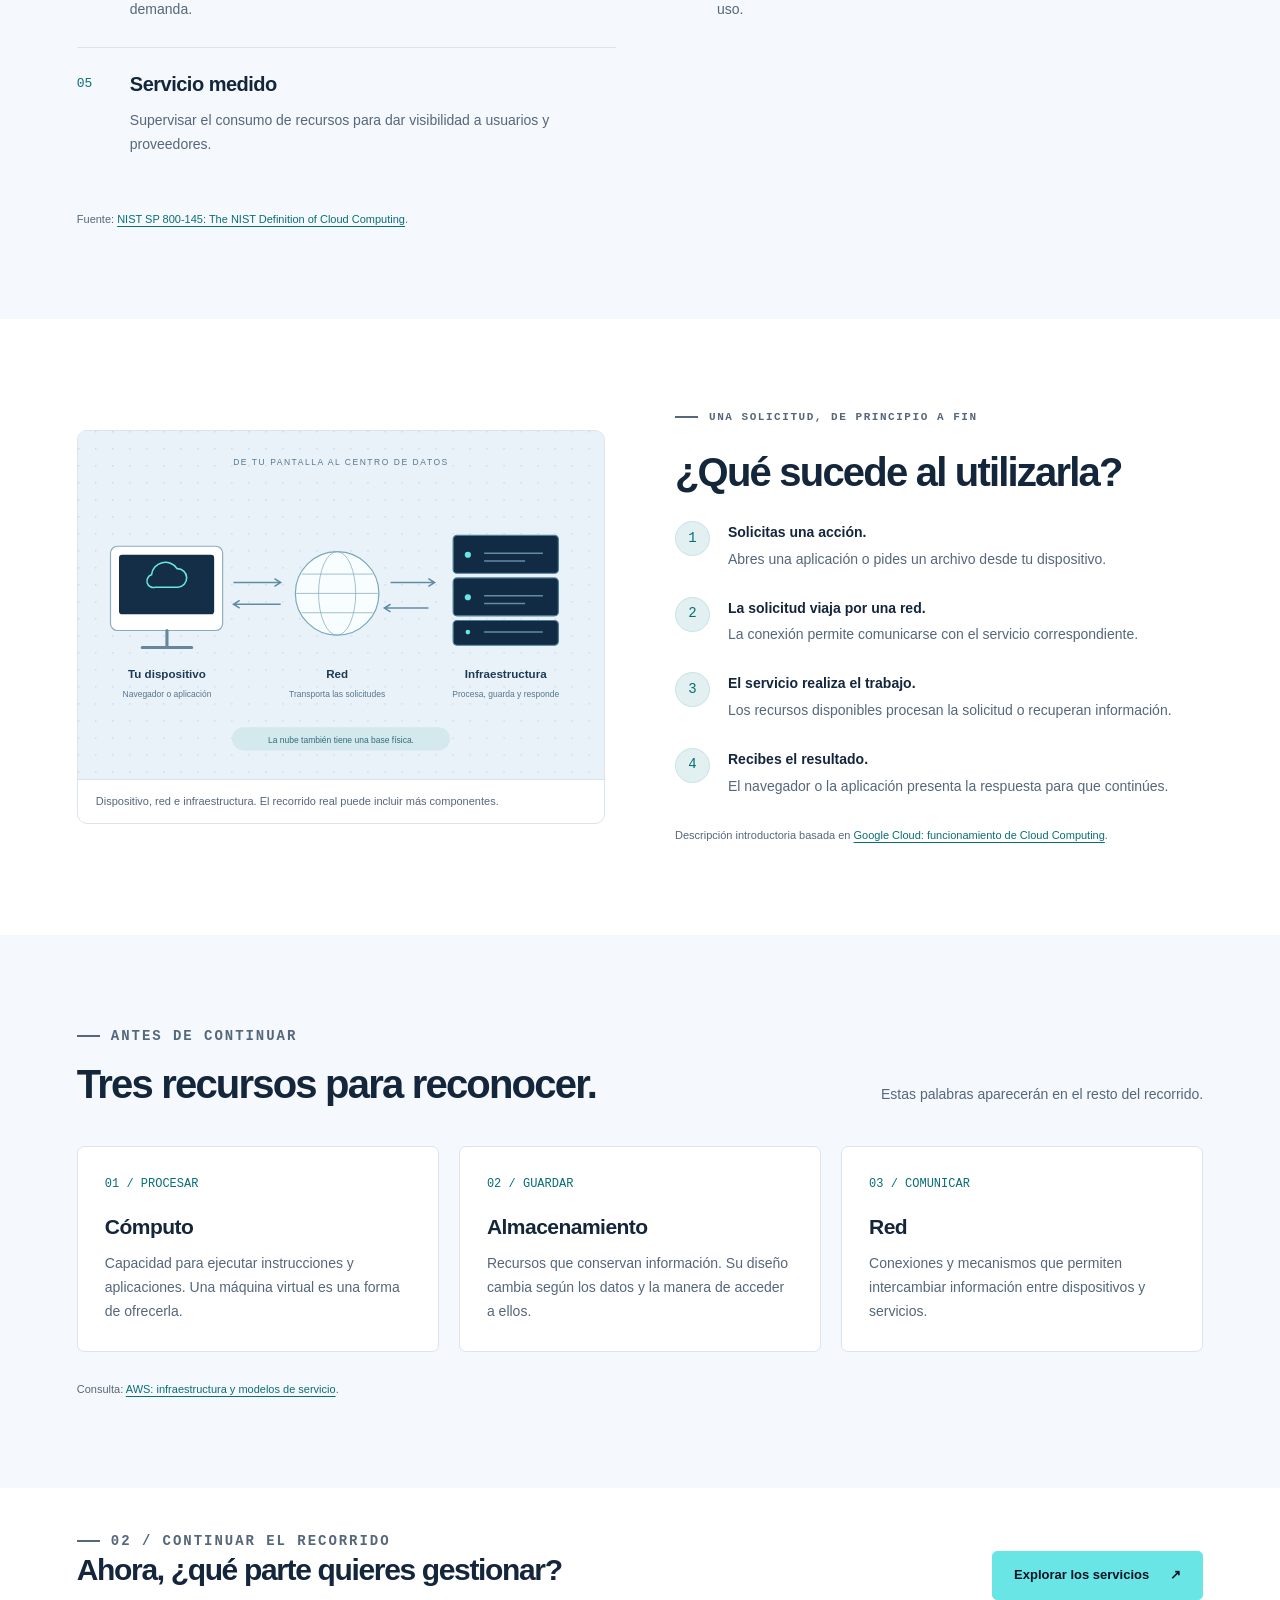
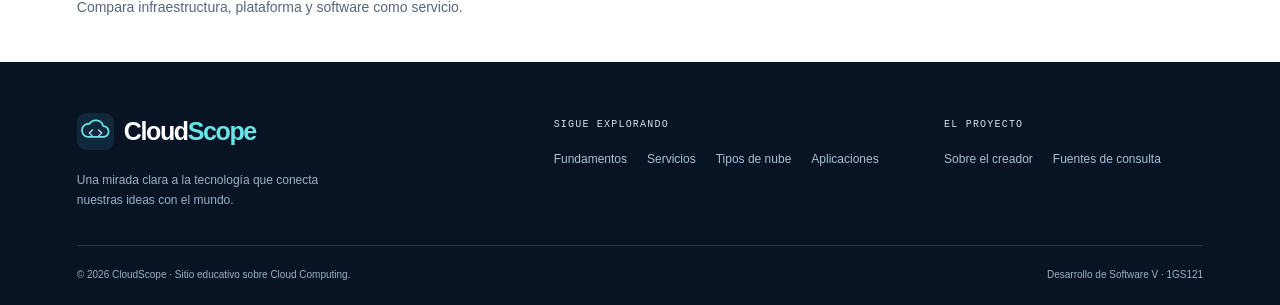
<file: fundamentos.html>
<!DOCTYPE html>
<html lang="es">
<head>
  <meta charset="UTF-8">
  <meta name="viewport" content="width=device-width, initial-scale=1.0">
  <meta name="description" content="Conoce el concepto, las cinco características esenciales y el funcionamiento de la computación en la nube.">
  <meta name="theme-color" content="#081424">
  <title>Fundamentos de Cloud Computing | CloudScope</title>
  <link rel="icon" type="image/svg+xml" href="images/cloudscope-mark.svg">
  <link rel="stylesheet" href="css/styles.css">
  <script src="js/main.js" defer></script>
</head>
<body>
  <a class="skip-link" href="#contenido">Saltar al contenido</a>
  <header class="site-header">
    <div class="container header-inner">
      <a class="brand" href="index.html" aria-label="CloudScope, inicio"><img src="images/cloudscope-mark.svg" alt="" width="37" height="37"><span>Cloud<span class="brand-accent">Scope</span></span></a>
      <button class="menu-toggle" id="menu-toggle" type="button" aria-controls="site-nav" aria-expanded="false" hidden>
        <span class="menu-icon" aria-hidden="true"></span><span class="menu-label">Menú</span>
      </button>
      <nav class="site-nav" id="site-nav" aria-label="Navegación principal">
        <a href="index.html">Inicio</a>
        <a href="fundamentos.html" aria-current="page">Fundamentos</a>
        <a href="servicios.html">Servicios</a>
        <a href="tipos.html">Tipos de nube</a>
        <a href="aplicaciones.html">Aplicaciones</a>
        <a href="creador.html">Creador</a>
      </nav>
    </div>
  </header>
  <main id="contenido" tabindex="-1">
    <section class="hero page-hero" aria-labelledby="page-title">
      <div class="container breadcrumb" aria-label="Ruta de navegación"><a href="index.html">Inicio</a><span aria-hidden="true">/</span><span>Fundamentos</span></div>
      <div class="container hero-grid">
        <div>
          <p class="eyebrow">01 / Comprender la nube</p>
          <h1 id="page-title">Una nube.<br><span>Una base muy real.</span></h1>
          <p class="hero-description">Empieza por la idea central: acceder a recursos de computación como servicios, sin tener que disponer de toda la infraestructura en tu propio equipo.</p>
        </div>
        <img class="hero-art" src="images/cloud-architecture.svg" alt="Nube ilustrada sobre capas de servidores físicos conectados" width="550" height="360">
      </div>
    </section>
    <nav class="anchor-bar" aria-label="En esta página">
      <div class="container">
        <span>En esta página</span>
        <a href="#concepto">El concepto</a>
        <a href="#caracteristicas">Características</a>
        <a href="#funcionamiento">Cómo funciona</a>
        <a href="#terminos">Conceptos clave</a>
      </div>
    </nav>
    <section class="section white-section" id="concepto" aria-labelledby="concept-title">
      <div class="container split-grid">
        <div><p class="eyebrow">La idea esencial</p><h2 id="concept-title">Recursos disponibles<br>cuando los necesitas.</h2><p class="lead">Cloud Computing permite solicitar capacidad de procesamiento, almacenamiento y otros recursos a través de una red, con aprovisionamiento ágil.</p><p>La palabra «nube» describe una forma de acceder y administrar recursos. Detrás existen equipos, centros de datos, conexiones y personas que mantienen los servicios.</p></div>
        <div class="note"><p><strong>Una distinción útil</strong></p><p>Guardar un archivo en otro equipo no describe, por sí solo, todo el modelo de nube. También importan la disponibilidad bajo demanda, la agrupación de recursos y la capacidad de ajustar y medir su uso.</p></div>
      </div>
    </section>
    <section class="section" id="caracteristicas" aria-labelledby="features-title">
      <div class="container">
        <div class="section-heading"><div><p class="eyebrow">Las cinco características esenciales</p><h2 id="features-title">¿Qué hace que sea nube?</h2></div><p>El NIST identifica cinco características para comprender este modelo.</p></div>
        <div class="feature-list">
          <article class="feature-item"><span>01</span><div><h3>Autoservicio bajo demanda</h3><p>Solicitar recursos cuando se necesitan, sin gestionar manualmente cada solicitud con el proveedor.</p></div></article>
          <article class="feature-item"><span>02</span><div><h3>Acceso por la red</h3><p>Utilizar los servicios desde dispositivos compatibles mediante mecanismos de acceso habituales.</p></div></article>
          <article class="feature-item"><span>03</span><div><h3>Recursos compartidos</h3><p>Agrupar capacidad para atender a distintos usuarios con asignación según la demanda.</p></div></article>
          <article class="feature-item"><span>04</span><div><h3>Elasticidad rápida</h3><p>Aumentar o reducir la capacidad disponible para responder a cambios en el uso.</p></div></article>
          <article class="feature-item"><span>05</span><div><h3>Servicio medido</h3><p>Supervisar el consumo de recursos para dar visibilidad a usuarios y proveedores.</p></div></article>
        </div>
        <p class="source-line">Fuente: <a href="https://csrc.nist.gov/pubs/sp/800/145/final">NIST SP 800-145: The NIST Definition of Cloud Computing</a>.</p>
      </div>
    </section>
    <section class="section white-section" id="funcionamiento" aria-labelledby="flow-title">
      <div class="container split-grid">
        <figure class="editorial-image"><img src="images/cloud-flow.svg" alt="Un dispositivo envía una solicitud por la red y recibe una respuesta de la infraestructura remota" width="680" height="450" loading="lazy"><figcaption>Dispositivo, red e infraestructura. El recorrido real puede incluir más componentes.</figcaption></figure>
        <div><p class="eyebrow">Una solicitud, de principio a fin</p><h2 id="flow-title">¿Qué sucede al utilizarla?</h2>
          <ol class="steps"><li><strong>Solicitas una acción.</strong>Abres una aplicación o pides un archivo desde tu dispositivo.</li><li><strong>La solicitud viaja por una red.</strong>La conexión permite comunicarse con el servicio correspondiente.</li><li><strong>El servicio realiza el trabajo.</strong>Los recursos disponibles procesan la solicitud o recuperan información.</li><li><strong>Recibes el resultado.</strong>El navegador o la aplicación presenta la respuesta para que continúes.</li></ol>
          <p class="source-line">Descripción introductoria basada en <a href="https://cloud.google.com/learn/what-is-cloud-computing">Google Cloud: funcionamiento de Cloud Computing</a>.</p>
        </div>
      </div>
    </section>
    <section class="section" id="terminos" aria-labelledby="terms-title">
      <div class="container">
        <div class="section-heading"><div><p class="eyebrow">Antes de continuar</p><h2 id="terms-title">Tres recursos para reconocer.</h2></div><p>Estas palabras aparecerán en el resto del recorrido.</p></div>
        <div class="definition-grid">
          <article class="definition-card"><span class="card-label">01 / PROCESAR</span><h3>Cómputo</h3><p>Capacidad para ejecutar instrucciones y aplicaciones. Una máquina virtual es una forma de ofrecerla.</p></article>
          <article class="definition-card"><span class="card-label">02 / GUARDAR</span><h3>Almacenamiento</h3><p>Recursos que conservan información. Su diseño cambia según los datos y la manera de acceder a ellos.</p></article>
          <article class="definition-card"><span class="card-label">03 / COMUNICAR</span><h3>Red</h3><p>Conexiones y mecanismos que permiten intercambiar información entre dispositivos y servicios.</p></article>
        </div>
        <p class="source-line">Consulta: <a href="https://aws.amazon.com/types-of-cloud-computing/">AWS: infraestructura y modelos de servicio</a>.</p>
      </div>
    </section>
    <aside class="white-section" aria-label="02 / Continuar el recorrido">
      <div class="container bottom-cta">
        <div><p class="eyebrow">02 / Continuar el recorrido</p><h2>Ahora, ¿qué parte quieres gestionar?</h2><p>Compara infraestructura, plataforma y software como servicio.</p></div>
        <a class="button" href="servicios.html">Explorar los servicios<span aria-hidden="true">↗</span></a>
      </div>
    </aside>
  </main>
  <footer class="site-footer">
    <div class="container">
      <div class="footer-top">
        <div>
          <a class="brand" href="index.html" aria-label="CloudScope, inicio"><img src="images/cloudscope-mark.svg" alt="" width="37" height="37"><span>Cloud<span class="brand-accent">Scope</span></span></a>
          <p>Una mirada clara a la tecnología que conecta nuestras ideas con el mundo.</p>
        </div>
        <div>
          <strong class="footer-label">Sigue explorando</strong>
          <nav class="footer-links" aria-label="Contenidos del sitio">
            <a href="fundamentos.html">Fundamentos</a>
            <a href="servicios.html">Servicios</a>
            <a href="tipos.html">Tipos de nube</a>
            <a href="aplicaciones.html">Aplicaciones</a>
          </nav>
        </div>
        <div>
          <strong class="footer-label">El proyecto</strong>
          <nav class="footer-links" aria-label="Información del proyecto">
            <a href="creador.html">Sobre el creador</a>
            <a href="aplicaciones.html#fuentes">Fuentes de consulta</a>
          </nav>
        </div>
      </div>
      <div class="footer-bottom">
        <span>© 2026 CloudScope · Sitio educativo sobre Cloud Computing.</span>
        <span>Desarrollo de Software V · 1GS121</span>
      </div>
    </div>
  </footer>
</body>
</html>
</file>
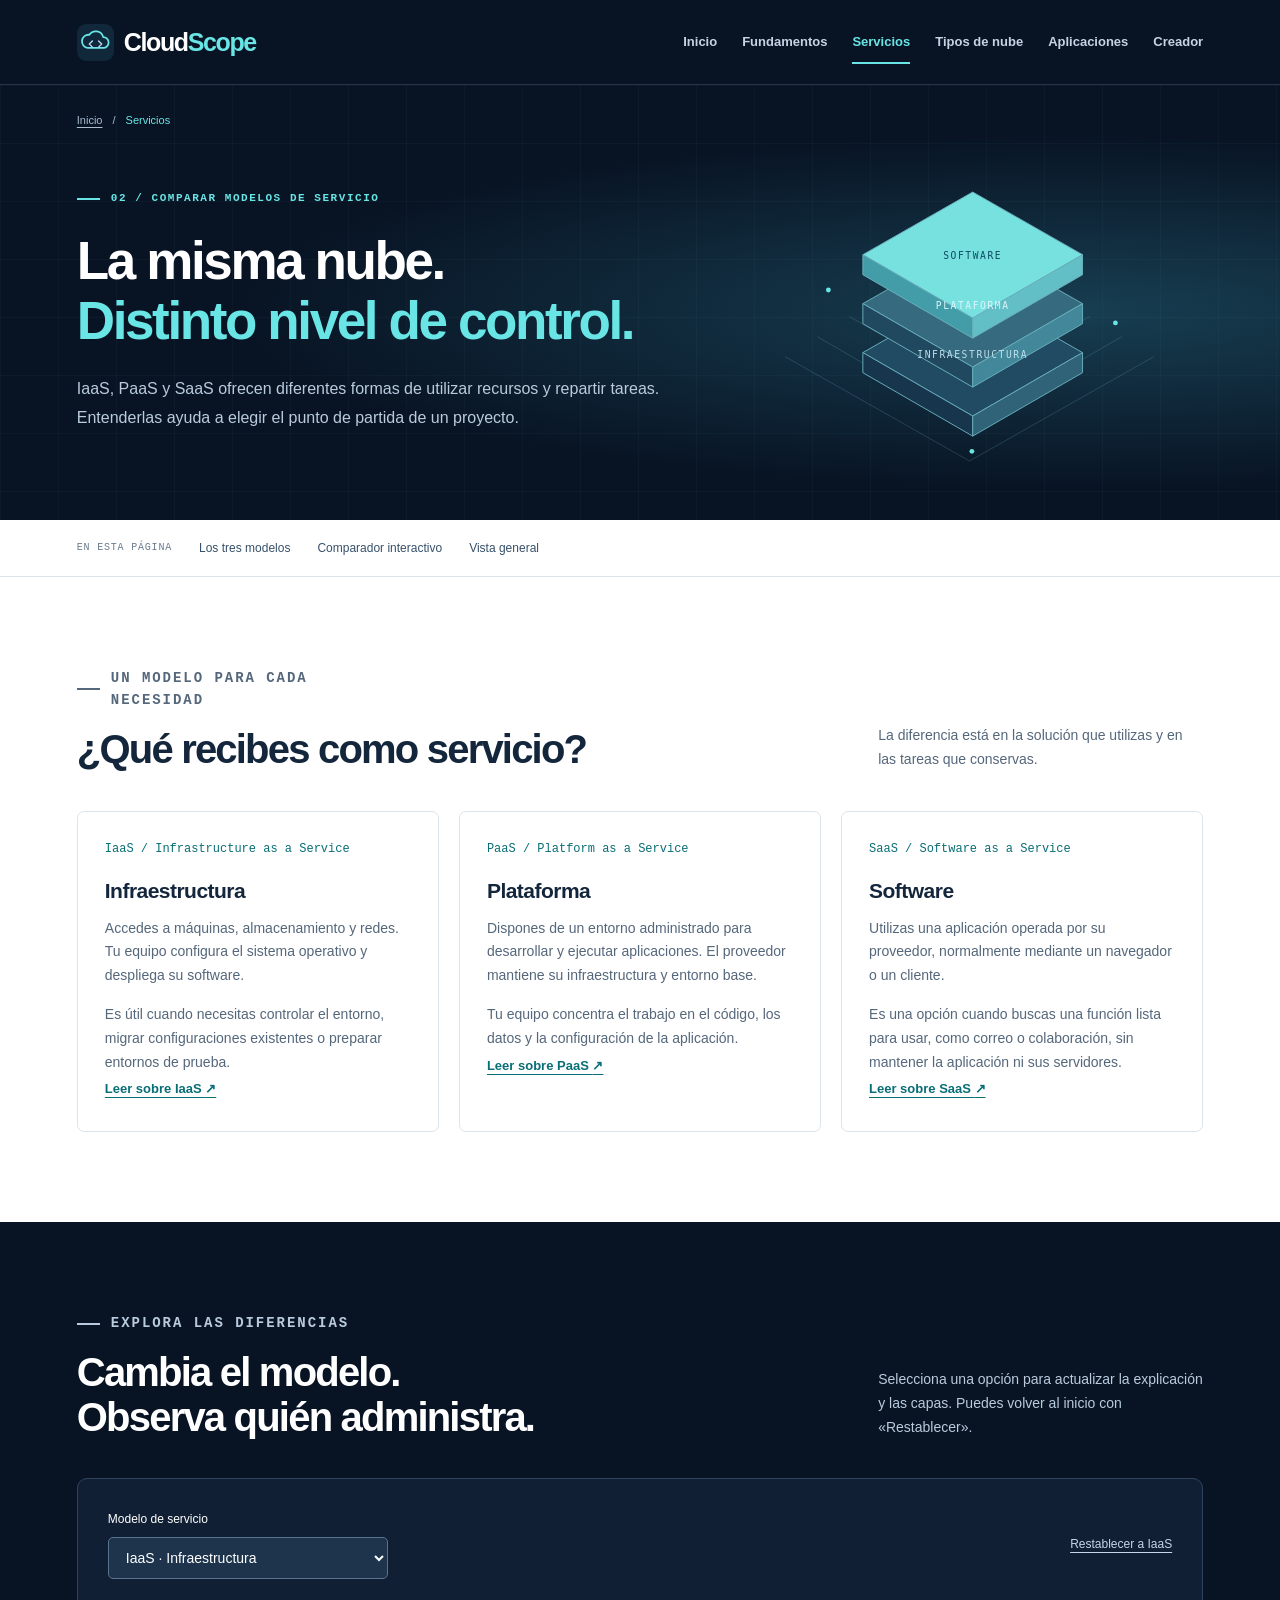
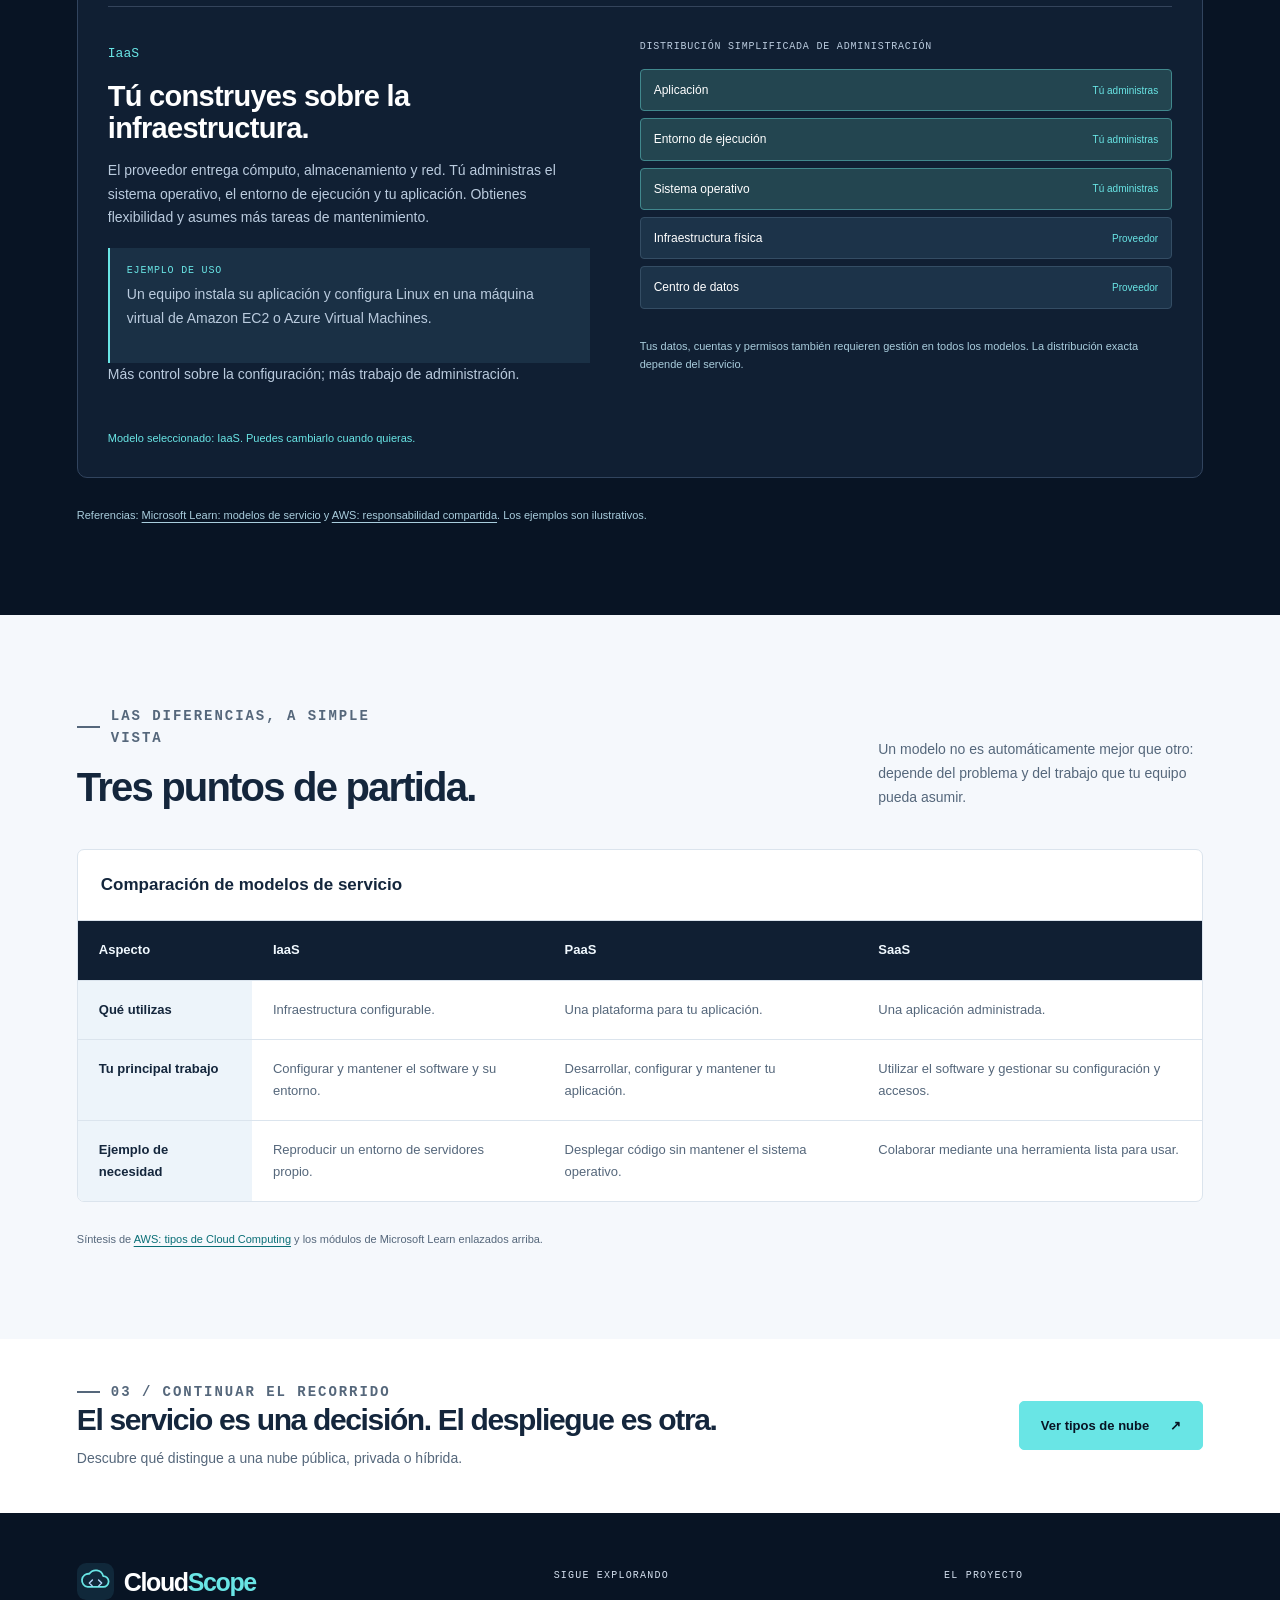
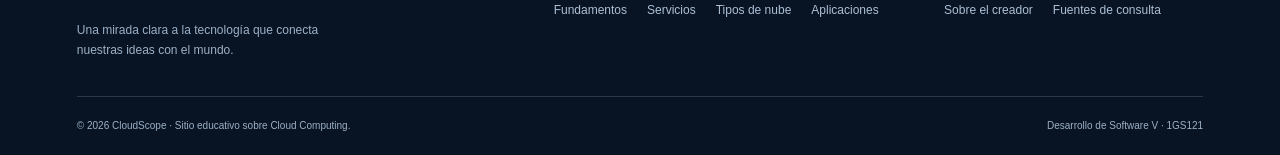
<file: servicios.html>
<!DOCTYPE html>
<html lang="es">
<head>
  <meta charset="UTF-8">
  <meta name="viewport" content="width=device-width, initial-scale=1.0">
  <meta name="description" content="Compara los modelos de servicio cloud con ejemplos y una vista interactiva de sus responsabilidades.">
  <meta name="theme-color" content="#081424">
  <title>IaaS, PaaS y SaaS | CloudScope</title>
  <link rel="icon" type="image/svg+xml" href="images/cloudscope-mark.svg">
  <link rel="stylesheet" href="css/styles.css">
  <script src="js/main.js" defer></script>
</head>
<body>
  <a class="skip-link" href="#contenido">Saltar al contenido</a>
  <header class="site-header">
    <div class="container header-inner">
      <a class="brand" href="index.html" aria-label="CloudScope, inicio"><img src="images/cloudscope-mark.svg" alt="" width="37" height="37"><span>Cloud<span class="brand-accent">Scope</span></span></a>
      <button class="menu-toggle" id="menu-toggle" type="button" aria-controls="site-nav" aria-expanded="false" hidden>
        <span class="menu-icon" aria-hidden="true"></span><span class="menu-label">Menú</span>
      </button>
      <nav class="site-nav" id="site-nav" aria-label="Navegación principal">
        <a href="index.html">Inicio</a>
        <a href="fundamentos.html">Fundamentos</a>
        <a href="servicios.html" aria-current="page">Servicios</a>
        <a href="tipos.html">Tipos de nube</a>
        <a href="aplicaciones.html">Aplicaciones</a>
        <a href="creador.html">Creador</a>
      </nav>
    </div>
  </header>
  <main id="contenido" tabindex="-1">
    <section class="hero page-hero" aria-labelledby="page-title">
      <div class="container breadcrumb" aria-label="Ruta de navegación"><a href="index.html">Inicio</a><span aria-hidden="true">/</span><span>Servicios</span></div>
      <div class="container hero-grid">
        <div>
          <p class="eyebrow">02 / Comparar modelos de servicio</p>
          <h1 id="page-title">La misma nube.<br><span>Distinto nivel de control.</span></h1>
          <p class="hero-description">IaaS, PaaS y SaaS ofrecen diferentes formas de utilizar recursos y repartir tareas. Entenderlas ayuda a elegir el punto de partida de un proyecto.</p>
        </div>
        <img class="hero-art" src="images/service-layers.svg" alt="Tres capas ilustradas: infraestructura, plataforma y software" width="550" height="360">
      </div>
    </section>
    <nav class="anchor-bar" aria-label="En esta página">
      <div class="container">
        <span>En esta página</span>
        <a href="#modelos">Los tres modelos</a>
        <a href="#comparador">Comparador interactivo</a>
        <a href="#resumen">Vista general</a>
      </div>
    </nav>
    <section class="section white-section" id="modelos" aria-labelledby="models-title">
      <div class="container">
        <div class="section-heading"><div><p class="eyebrow">Un modelo para cada necesidad</p><h2 id="models-title">¿Qué recibes como servicio?</h2></div><p>La diferencia está en la solución que utilizas y en las tareas que conservas.</p></div>
        <div class="definition-grid">
          <article class="definition-card" id="iaas"><span class="card-label">IaaS / Infrastructure as a Service</span><h3>Infraestructura</h3><p>Accedes a máquinas, almacenamiento y redes. Tu equipo configura el sistema operativo y despliega su software.</p><p>Es útil cuando necesitas controlar el entorno, migrar configuraciones existentes o preparar entornos de prueba.</p><a class="text-link" href="https://learn.microsoft.com/en-us/training/modules/describe-cloud-service-types/2-describe-infrastructure-service">Leer sobre IaaS <span aria-hidden="true">↗</span></a></article>
          <article class="definition-card" id="paas"><span class="card-label">PaaS / Platform as a Service</span><h3>Plataforma</h3><p>Dispones de un entorno administrado para desarrollar y ejecutar aplicaciones. El proveedor mantiene su infraestructura y entorno base.</p><p>Tu equipo concentra el trabajo en el código, los datos y la configuración de la aplicación.</p><a class="text-link" href="https://learn.microsoft.com/en-us/training/modules/describe-cloud-service-types/3-describe-platform-service">Leer sobre PaaS <span aria-hidden="true">↗</span></a></article>
          <article class="definition-card" id="saas"><span class="card-label">SaaS / Software as a Service</span><h3>Software</h3><p>Utilizas una aplicación operada por su proveedor, normalmente mediante un navegador o un cliente.</p><p>Es una opción cuando buscas una función lista para usar, como correo o colaboración, sin mantener la aplicación ni sus servidores.</p><a class="text-link" href="https://learn.microsoft.com/en-us/training/modules/describe-cloud-service-types/4-describe-software-service">Leer sobre SaaS <span aria-hidden="true">↗</span></a></article>
        </div>
      </div>
    </section>
    <section class="section dark-section" id="comparador" aria-labelledby="compare-title">
      <div class="container">
        <div class="section-heading"><div><p class="eyebrow">Explora las diferencias</p><h2 id="compare-title">Cambia el modelo.<br>Observa quién administra.</h2></div><p>Selecciona una opción para actualizar la explicación y las capas. Puedes volver al inicio con «Restablecer».</p></div>
        <div class="comparison">
          <div class="compare-controls" id="compare-controls" hidden>
            <div><label for="service-model">Modelo de servicio</label><select id="service-model" aria-describedby="compare-help"><option value="iaas">IaaS · Infraestructura</option><option value="paas">PaaS · Plataforma</option><option value="saas">SaaS · Software</option></select></div>
            <button class="reset-button" id="reset-comparison" type="button">Restablecer a IaaS</button>
          </div>
          <p id="compare-help" class="sr-only">La selección actualiza el ejemplo y la distribución simplificada de responsabilidades que aparecen debajo.</p>
          <p class="note" id="comparison-fallback">El comparador interactivo necesita JavaScript. Puedes consultar los tres modelos y la tabla de esta misma página.</p>
          <div class="compare-grid">
            <div class="compare-copy"><span class="compare-code" id="model-code">IaaS</span><h3 id="model-title">Tú construyes sobre la infraestructura.</h3><p id="model-description">El proveedor entrega cómputo, almacenamiento y red. Tú administras el sistema operativo, el entorno de ejecución y tu aplicación. Obtienes flexibilidad y asumes más tareas de mantenimiento.</p><div class="compare-example"><strong>Ejemplo de uso</strong><p id="model-example">Un equipo instala su aplicación y configura Linux en una máquina virtual de Amazon EC2 o Azure Virtual Machines.</p></div><p id="model-focus">Más control sobre la configuración; más trabajo de administración.</p></div>
            <div><p class="stack-title">Distribución simplificada de administración</p>
              <div class="stack-row" data-layer="application" data-owner="tu"><span>Aplicación</span><span class="layer-owner">Tú administras</span></div>
              <div class="stack-row" data-layer="runtime" data-owner="tu"><span>Entorno de ejecución</span><span class="layer-owner">Tú administras</span></div>
              <div class="stack-row" data-layer="os" data-owner="tu"><span>Sistema operativo</span><span class="layer-owner">Tú administras</span></div>
              <div class="stack-row" data-layer="infrastructure" data-owner="proveedor"><span>Infraestructura física</span><span class="layer-owner">Proveedor</span></div>
              <div class="stack-row" data-layer="datacenter" data-owner="proveedor"><span>Centro de datos</span><span class="layer-owner">Proveedor</span></div>
              <p class="source-line">Tus datos, cuentas y permisos también requieren gestión en todos los modelos. La distribución exacta depende del servicio.</p>
            </div>
          </div>
          <p class="compare-feedback" id="compare-feedback" role="status" aria-live="polite" aria-atomic="true">Modelo seleccionado: IaaS. Puedes cambiarlo cuando quieras.</p>
        </div>
        <p class="source-line">Referencias: <a href="https://learn.microsoft.com/en-us/training/modules/describe-cloud-service-types/">Microsoft Learn: modelos de servicio</a> y <a href="https://aws.amazon.com/compliance/shared-responsibility-model/">AWS: responsabilidad compartida</a>. Los ejemplos son ilustrativos.</p>
      </div>
    </section>
    <section class="section" id="resumen" aria-labelledby="summary-title">
      <div class="container">
        <div class="section-heading"><div><p class="eyebrow">Las diferencias, a simple vista</p><h2 id="summary-title">Tres puntos de partida.</h2></div><p>Un modelo no es automáticamente mejor que otro: depende del problema y del trabajo que tu equipo pueda asumir.</p></div>
        <div class="table-wrap" role="region" tabindex="0" aria-labelledby="service-caption"><table><caption id="service-caption">Comparación de modelos de servicio</caption><thead><tr><th scope="col">Aspecto</th><th scope="col">IaaS</th><th scope="col">PaaS</th><th scope="col">SaaS</th></tr></thead><tbody><tr><th scope="row">Qué utilizas</th><td>Infraestructura configurable.</td><td>Una plataforma para tu aplicación.</td><td>Una aplicación administrada.</td></tr><tr><th scope="row">Tu principal trabajo</th><td>Configurar y mantener el software y su entorno.</td><td>Desarrollar, configurar y mantener tu aplicación.</td><td>Utilizar el software y gestionar su configuración y accesos.</td></tr><tr><th scope="row">Ejemplo de necesidad</th><td>Reproducir un entorno de servidores propio.</td><td>Desplegar código sin mantener el sistema operativo.</td><td>Colaborar mediante una herramienta lista para usar.</td></tr></tbody></table></div>
        <p class="source-line">Síntesis de <a href="https://aws.amazon.com/types-of-cloud-computing/">AWS: tipos de Cloud Computing</a> y los módulos de Microsoft Learn enlazados arriba.</p>
      </div>
    </section>
    <aside class="white-section" aria-label="03 / Continuar el recorrido">
      <div class="container bottom-cta">
        <div><p class="eyebrow">03 / Continuar el recorrido</p><h2>El servicio es una decisión. El despliegue es otra.</h2><p>Descubre qué distingue a una nube pública, privada o híbrida.</p></div>
        <a class="button" href="tipos.html">Ver tipos de nube<span aria-hidden="true">↗</span></a>
      </div>
    </aside>
  </main>
  <footer class="site-footer">
    <div class="container">
      <div class="footer-top">
        <div>
          <a class="brand" href="index.html" aria-label="CloudScope, inicio"><img src="images/cloudscope-mark.svg" alt="" width="37" height="37"><span>Cloud<span class="brand-accent">Scope</span></span></a>
          <p>Una mirada clara a la tecnología que conecta nuestras ideas con el mundo.</p>
        </div>
        <div>
          <strong class="footer-label">Sigue explorando</strong>
          <nav class="footer-links" aria-label="Contenidos del sitio">
            <a href="fundamentos.html">Fundamentos</a>
            <a href="servicios.html">Servicios</a>
            <a href="tipos.html">Tipos de nube</a>
            <a href="aplicaciones.html">Aplicaciones</a>
          </nav>
        </div>
        <div>
          <strong class="footer-label">El proyecto</strong>
          <nav class="footer-links" aria-label="Información del proyecto">
            <a href="creador.html">Sobre el creador</a>
            <a href="aplicaciones.html#fuentes">Fuentes de consulta</a>
          </nav>
        </div>
      </div>
      <div class="footer-bottom">
        <span>© 2026 CloudScope · Sitio educativo sobre Cloud Computing.</span>
        <span>Desarrollo de Software V · 1GS121</span>
      </div>
    </div>
  </footer>
</body>
</html>
</file>
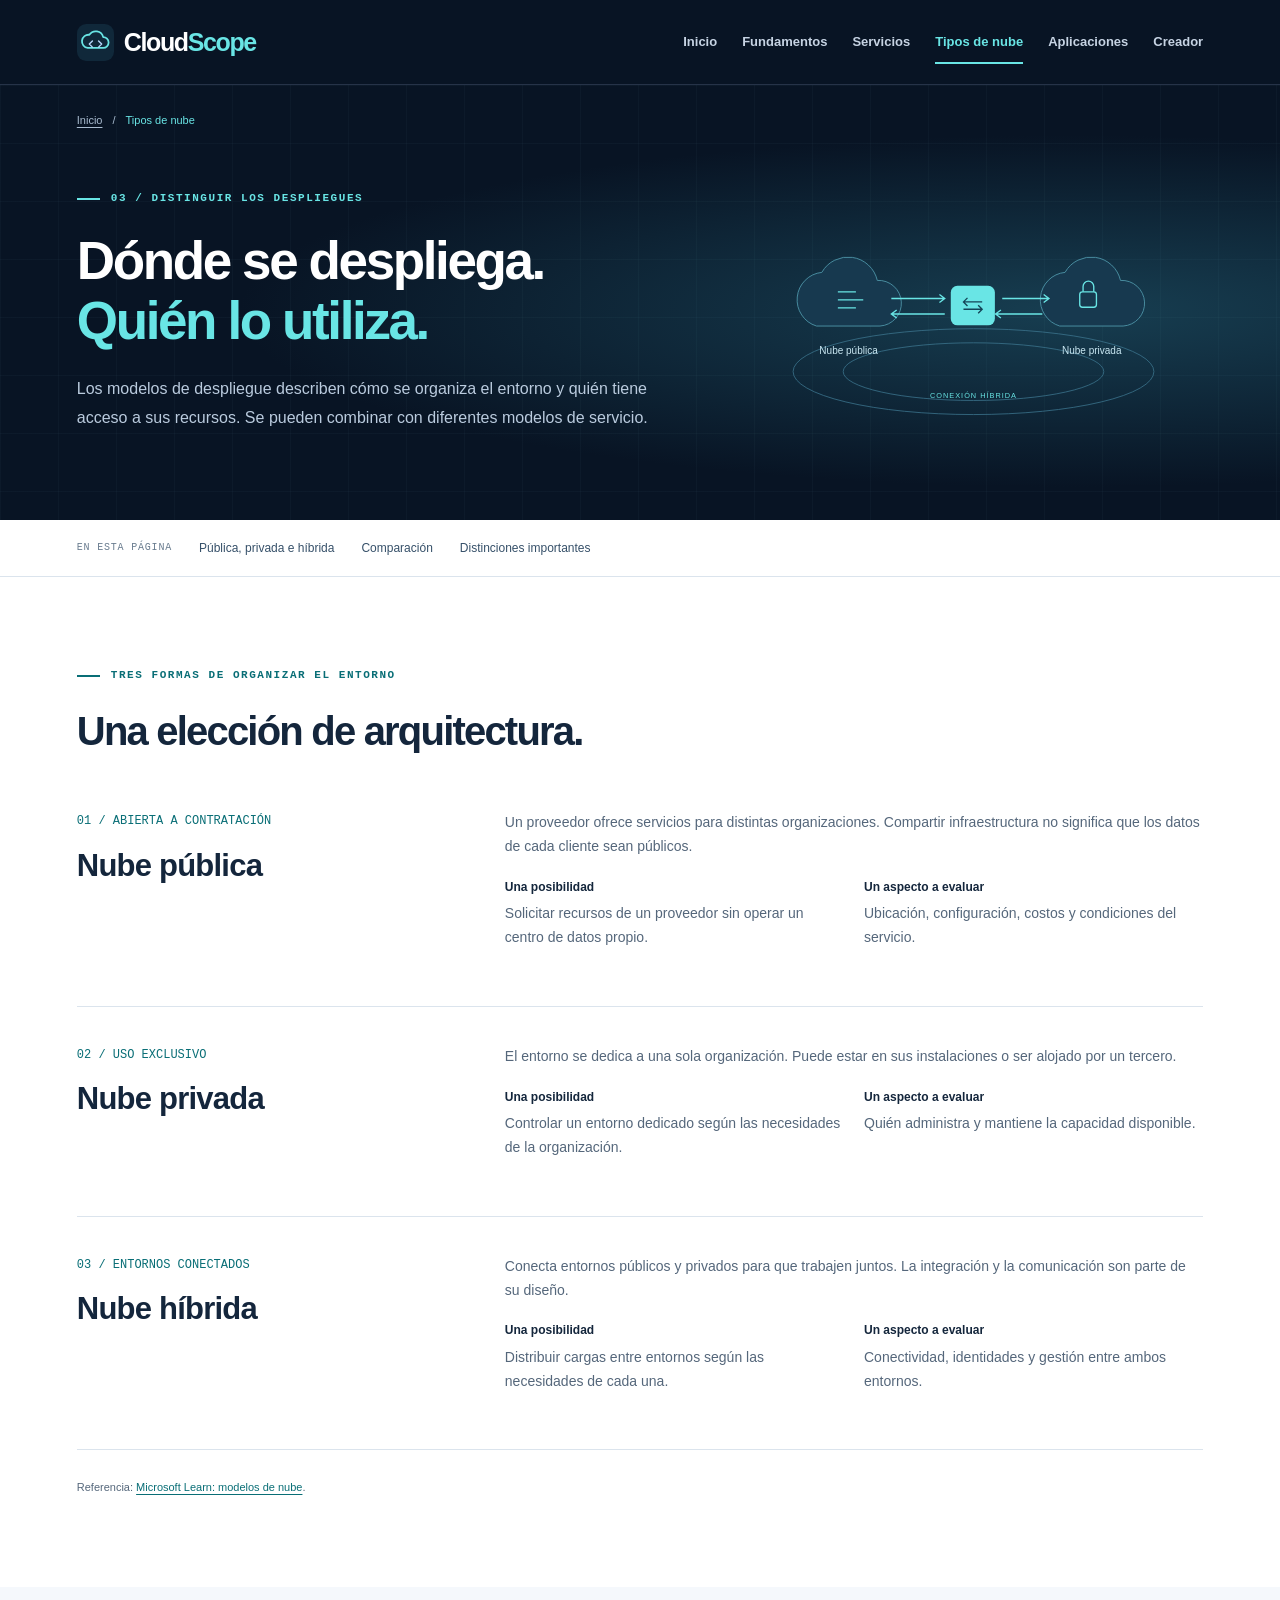
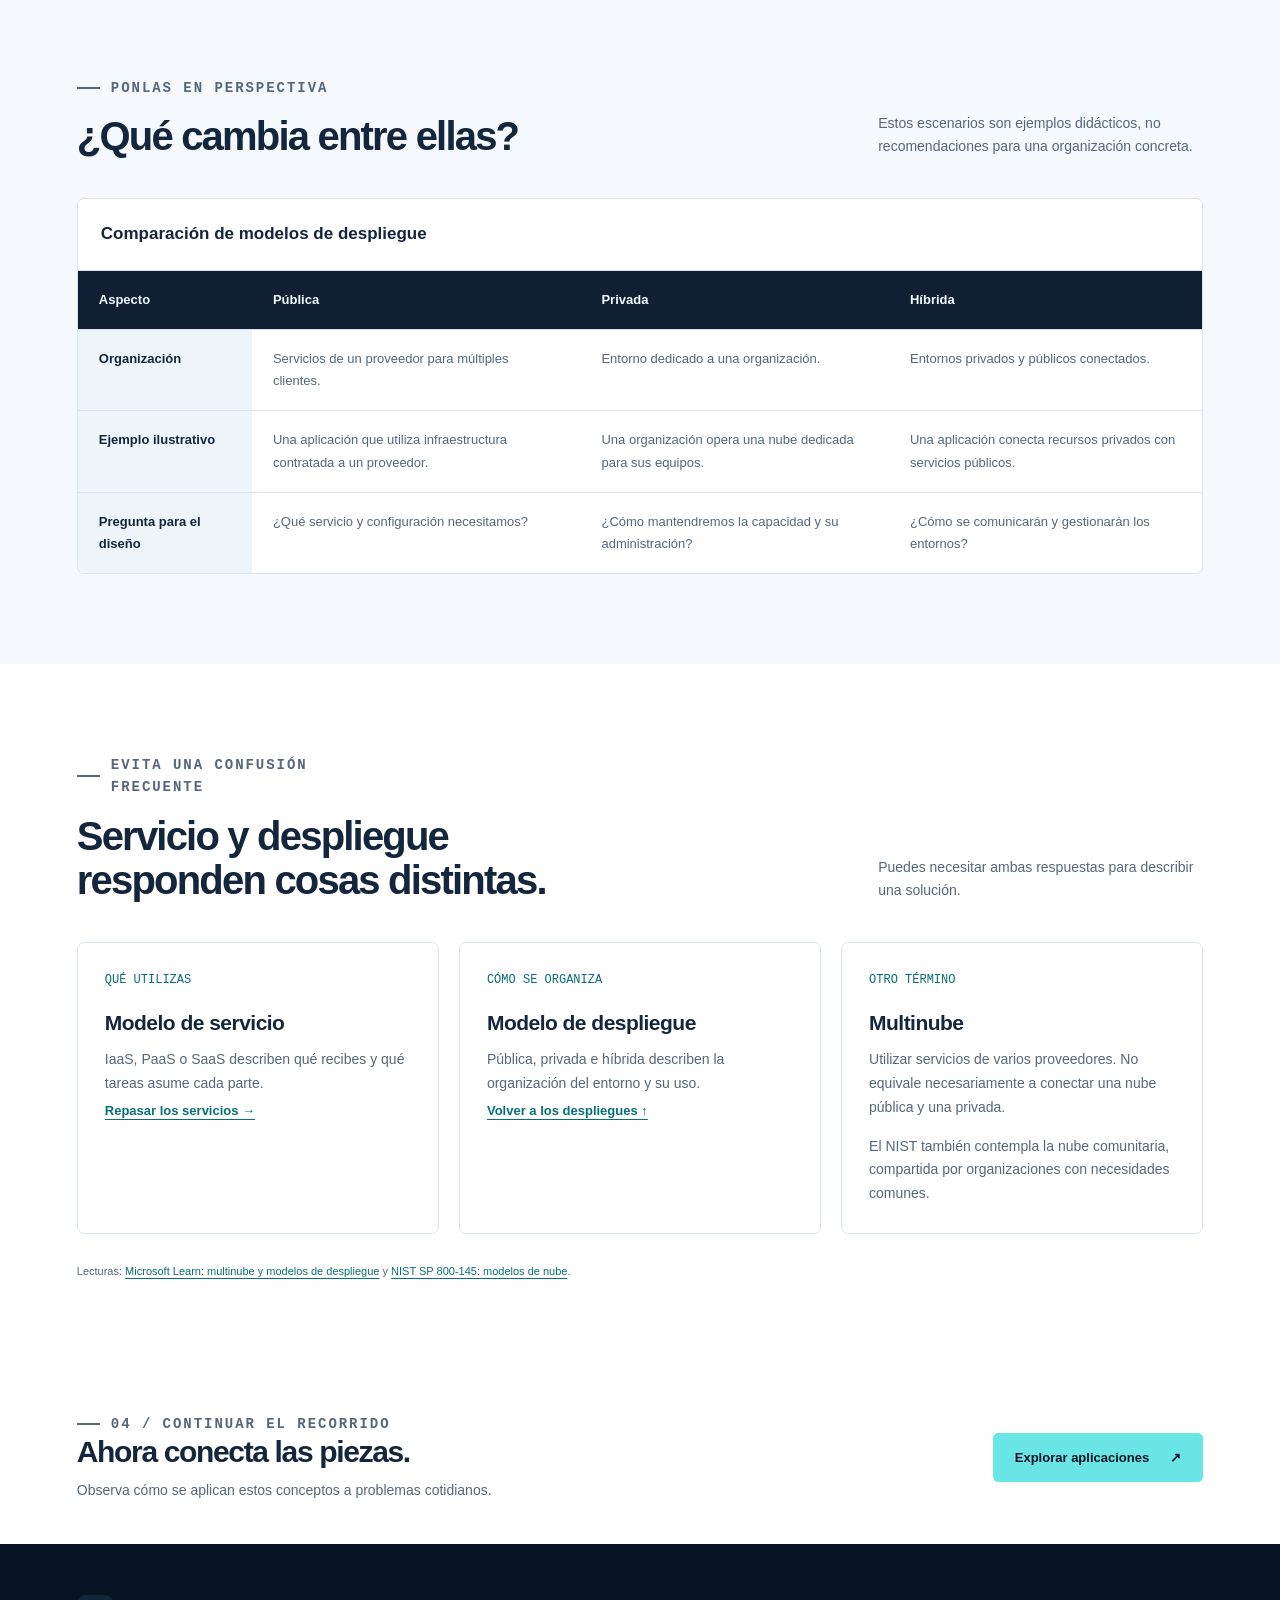
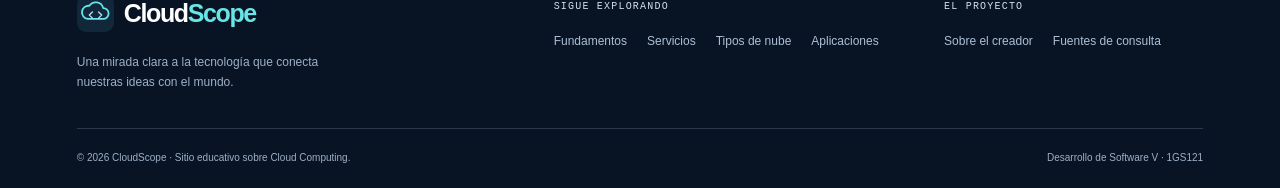
<file: tipos.html>
<!DOCTYPE html>
<html lang="es">
<head>
  <meta charset="UTF-8">
  <meta name="viewport" content="width=device-width, initial-scale=1.0">
  <meta name="description" content="Comprende los modelos de despliegue cloud y distingue los servicios de los tipos de nube.">
  <meta name="theme-color" content="#081424">
  <title>Nube pública, privada e híbrida | CloudScope</title>
  <link rel="icon" type="image/svg+xml" href="images/cloudscope-mark.svg">
  <link rel="stylesheet" href="css/styles.css">
  <script src="js/main.js" defer></script>
</head>
<body>
  <a class="skip-link" href="#contenido">Saltar al contenido</a>
  <header class="site-header">
    <div class="container header-inner">
      <a class="brand" href="index.html" aria-label="CloudScope, inicio"><img src="images/cloudscope-mark.svg" alt="" width="37" height="37"><span>Cloud<span class="brand-accent">Scope</span></span></a>
      <button class="menu-toggle" id="menu-toggle" type="button" aria-controls="site-nav" aria-expanded="false" hidden>
        <span class="menu-icon" aria-hidden="true"></span><span class="menu-label">Menú</span>
      </button>
      <nav class="site-nav" id="site-nav" aria-label="Navegación principal">
        <a href="index.html">Inicio</a>
        <a href="fundamentos.html">Fundamentos</a>
        <a href="servicios.html">Servicios</a>
        <a href="tipos.html" aria-current="page">Tipos de nube</a>
        <a href="aplicaciones.html">Aplicaciones</a>
        <a href="creador.html">Creador</a>
      </nav>
    </div>
  </header>
  <main id="contenido" tabindex="-1">
    <section class="hero page-hero" aria-labelledby="page-title">
      <div class="container breadcrumb" aria-label="Ruta de navegación"><a href="index.html">Inicio</a><span aria-hidden="true">/</span><span>Tipos de nube</span></div>
      <div class="container hero-grid">
        <div>
          <p class="eyebrow">03 / Distinguir los despliegues</p>
          <h1 id="page-title">Dónde se despliega.<br><span>Quién lo utiliza.</span></h1>
          <p class="hero-description">Los modelos de despliegue describen cómo se organiza el entorno y quién tiene acceso a sus recursos. Se pueden combinar con diferentes modelos de servicio.</p>
        </div>
        <img class="hero-art" src="images/deployment-models.svg" alt="Una nube pública y una privada se conectan para ilustrar un entorno híbrido" width="550" height="360">
      </div>
    </section>
    <nav class="anchor-bar" aria-label="En esta página">
      <div class="container">
        <span>En esta página</span>
        <a href="#despliegues">Pública, privada e híbrida</a>
        <a href="#comparacion">Comparación</a>
        <a href="#distinciones">Distinciones importantes</a>
      </div>
    </nav>
    <section class="section white-section" id="despliegues" aria-labelledby="types-title">
      <div class="container">
        <p class="eyebrow">Tres formas de organizar el entorno</p><h2 id="types-title">Una elección de arquitectura.</h2>
        <article class="type-article"><div><span class="type-index">01 / ABIERTA A CONTRATACIÓN</span><h3>Nube pública</h3></div><div><p>Un proveedor ofrece servicios para distintas organizaciones. Compartir infraestructura no significa que los datos de cada cliente sean públicos.</p><div class="type-points"><p><strong>Una posibilidad</strong>Solicitar recursos de un proveedor sin operar un centro de datos propio.</p><p><strong>Un aspecto a evaluar</strong>Ubicación, configuración, costos y condiciones del servicio.</p></div></div></article>
        <article class="type-article"><div><span class="type-index">02 / USO EXCLUSIVO</span><h3>Nube privada</h3></div><div><p>El entorno se dedica a una sola organización. Puede estar en sus instalaciones o ser alojado por un tercero.</p><div class="type-points"><p><strong>Una posibilidad</strong>Controlar un entorno dedicado según las necesidades de la organización.</p><p><strong>Un aspecto a evaluar</strong>Quién administra y mantiene la capacidad disponible.</p></div></div></article>
        <article class="type-article"><div><span class="type-index">03 / ENTORNOS CONECTADOS</span><h3>Nube híbrida</h3></div><div><p>Conecta entornos públicos y privados para que trabajen juntos. La integración y la comunicación son parte de su diseño.</p><div class="type-points"><p><strong>Una posibilidad</strong>Distribuir cargas entre entornos según las necesidades de cada una.</p><p><strong>Un aspecto a evaluar</strong>Conectividad, identidades y gestión entre ambos entornos.</p></div></div></article>
        <p class="source-line">Referencia: <a href="https://learn.microsoft.com/en-us/training/modules/describe-cloud-compute/5-define-cloud-models">Microsoft Learn: modelos de nube</a>.</p>
      </div>
    </section>
    <section class="section" id="comparacion" aria-labelledby="types-table-title">
      <div class="container">
        <div class="section-heading"><div><p class="eyebrow">Ponlas en perspectiva</p><h2 id="types-table-title">¿Qué cambia entre ellas?</h2></div><p>Estos escenarios son ejemplos didácticos, no recomendaciones para una organización concreta.</p></div>
        <div class="table-wrap" role="region" tabindex="0" aria-labelledby="types-caption"><table><caption id="types-caption">Comparación de modelos de despliegue</caption><thead><tr><th scope="col">Aspecto</th><th scope="col">Pública</th><th scope="col">Privada</th><th scope="col">Híbrida</th></tr></thead><tbody><tr><th scope="row">Organización</th><td>Servicios de un proveedor para múltiples clientes.</td><td>Entorno dedicado a una organización.</td><td>Entornos privados y públicos conectados.</td></tr><tr><th scope="row">Ejemplo ilustrativo</th><td>Una aplicación que utiliza infraestructura contratada a un proveedor.</td><td>Una organización opera una nube dedicada para sus equipos.</td><td>Una aplicación conecta recursos privados con servicios públicos.</td></tr><tr><th scope="row">Pregunta para el diseño</th><td>¿Qué servicio y configuración necesitamos?</td><td>¿Cómo mantendremos la capacidad y su administración?</td><td>¿Cómo se comunicarán y gestionarán los entornos?</td></tr></tbody></table></div>
      </div>
    </section>
    <section class="section white-section" id="distinciones" aria-labelledby="distinctions-title">
      <div class="container">
        <div class="section-heading"><div><p class="eyebrow">Evita una confusión frecuente</p><h2 id="distinctions-title">Servicio y despliegue<br>responden cosas distintas.</h2></div><p>Puedes necesitar ambas respuestas para describir una solución.</p></div>
        <div class="definition-grid">
          <article class="definition-card"><span class="card-label">QUÉ UTILIZAS</span><h3>Modelo de servicio</h3><p>IaaS, PaaS o SaaS describen qué recibes y qué tareas asume cada parte.</p><a class="text-link" href="servicios.html">Repasar los servicios <span aria-hidden="true">→</span></a></article>
          <article class="definition-card"><span class="card-label">CÓMO SE ORGANIZA</span><h3>Modelo de despliegue</h3><p>Pública, privada e híbrida describen la organización del entorno y su uso.</p><a class="text-link" href="#despliegues">Volver a los despliegues <span aria-hidden="true">↑</span></a></article>
          <article class="definition-card"><span class="card-label">OTRO TÉRMINO</span><h3>Multinube</h3><p>Utilizar servicios de varios proveedores. No equivale necesariamente a conectar una nube pública y una privada.</p><p>El NIST también contempla la nube comunitaria, compartida por organizaciones con necesidades comunes.</p></article>
        </div>
        <p class="source-line">Lecturas: <a href="https://learn.microsoft.com/en-us/training/modules/describe-cloud-compute/5-define-cloud-models">Microsoft Learn: multinube y modelos de despliegue</a> y <a href="https://csrc.nist.gov/pubs/sp/800/145/final">NIST SP 800-145: modelos de nube</a>.</p>
      </div>
    </section>
    <aside class="white-section" aria-label="04 / Continuar el recorrido">
      <div class="container bottom-cta">
        <div><p class="eyebrow">04 / Continuar el recorrido</p><h2>Ahora conecta las piezas.</h2><p>Observa cómo se aplican estos conceptos a problemas cotidianos.</p></div>
        <a class="button" href="aplicaciones.html">Explorar aplicaciones<span aria-hidden="true">↗</span></a>
      </div>
    </aside>
  </main>
  <footer class="site-footer">
    <div class="container">
      <div class="footer-top">
        <div>
          <a class="brand" href="index.html" aria-label="CloudScope, inicio"><img src="images/cloudscope-mark.svg" alt="" width="37" height="37"><span>Cloud<span class="brand-accent">Scope</span></span></a>
          <p>Una mirada clara a la tecnología que conecta nuestras ideas con el mundo.</p>
        </div>
        <div>
          <strong class="footer-label">Sigue explorando</strong>
          <nav class="footer-links" aria-label="Contenidos del sitio">
            <a href="fundamentos.html">Fundamentos</a>
            <a href="servicios.html">Servicios</a>
            <a href="tipos.html">Tipos de nube</a>
            <a href="aplicaciones.html">Aplicaciones</a>
          </nav>
        </div>
        <div>
          <strong class="footer-label">El proyecto</strong>
          <nav class="footer-links" aria-label="Información del proyecto">
            <a href="creador.html">Sobre el creador</a>
            <a href="aplicaciones.html#fuentes">Fuentes de consulta</a>
          </nav>
        </div>
      </div>
      <div class="footer-bottom">
        <span>© 2026 CloudScope · Sitio educativo sobre Cloud Computing.</span>
        <span>Desarrollo de Software V · 1GS121</span>
      </div>
    </div>
  </footer>
</body>
</html>
</file>
<file: css/styles.css>
/* CloudScope: estilos originales compartidos por las seis páginas. */
:root {
  --navy: #081424;
  --navy-soft: #101f33;
  --navy-card: #14273d;
  --cyan: #69e5e5;
  --cyan-dark: #096e76;
  --blue: #b8d8fc;
  --white: #ffffff;
  --paper: #f5f8fc;
  --ink: #14263c;
  --muted: #55677b;
  --line: #dbe4ed;
  --max-width: 1180px;
}

* {
  box-sizing: border-box;
}

html {
  scroll-behavior: smooth;
  scroll-padding-top: 105px;
}

body {
  margin: 0;
  color: var(--ink);
  background: var(--paper);
  font-family: "Segoe UI", Arial, sans-serif;
  font-size: 16px;
  line-height: 1.7;
}

button, select {
  font: inherit;
}

a {
  color: inherit;
}

button, a {
  -webkit-tap-highlight-color: transparent;
}

a:focus-visible, button:focus-visible, select:focus-visible, summary:focus-visible {
  outline: 3px solid #168eaf;
  outline-offset: 5px;
}

img {
  display: block;
  max-width: 100%;
  height: auto;
}

figure {
  margin: 0;
}

h1, h2, h3, p {
  margin-top: 0;
}

h1, h2, h3 {
  line-height: 1.12;
}

h1, h2 {
  letter-spacing: -0.045em;
}

h1 {
  margin-bottom: 25px;
  font-size: 64px;
  font-weight: 700;
}

h2 {
  margin-bottom: 20px;
  font-size: 40px;
  font-weight: 650;
}

h3 {
  margin-bottom: 14px;
  font-size: 23px;
  font-weight: 650;
  letter-spacing: -0.025em;
}

p {
  margin-bottom: 18px;
}

::selection {
  color: var(--navy);
  background: var(--cyan);
}

.container {
  width: 88%;
  max-width: var(--max-width);
  margin-right: auto;
  margin-left: auto;
}

.skip-link {
  position: fixed;
  z-index: 30;
  top: 8px;
  left: 15px;
  padding: 10px 18px;
  color: var(--navy);
  background: var(--cyan);
  transform: translateY(-160%);
}

.skip-link:focus {
  transform: translateY(0);
}

.site-header {
  position: sticky;
  z-index: 20;
  top: 0;
  color: var(--white);
  background: var(--navy);
  border-bottom: 1px solid #263348;
}

.header-inner {
  display: flex;
  align-items: center;
  justify-content: space-between;
  gap: 25px;
  min-height: 84px;
}

.brand {
  display: inline-flex;
  flex-shrink: 0;
  align-items: center;
  gap: 10px;
  text-decoration: none;
  font-size: 25px;
  font-weight: 650;
  letter-spacing: -0.055em;
}

.brand img {
  width: 37px;
  height: 37px;
}

.brand-accent {
  color: var(--cyan);
}

.site-nav {
  display: flex;
  align-items: center;
  gap: 25px;
}

.site-nav a {
  position: relative;
  padding: 29px 0;
  color: #c6d3e3;
  text-decoration: none;
  font-size: 13px;
  font-weight: 550;
}

.site-nav a:hover, .site-nav a[aria-current="page"] {
  color: var(--cyan);
}

.site-nav a[aria-current="page"]::after {
  position: absolute;
  right: 0;
  bottom: 18px;
  left: 0;
  height: 2px;
  background: var(--cyan);
  content: "";
}

.menu-toggle {
  display: none;
  align-items: center;
  gap: 10px;
  min-height: 44px;
  padding: 7px 11px;
  color: var(--white);
  background: transparent;
  border: 1px solid #536178;
  border-radius: 6px;
  cursor: pointer;
  font-size: 14px;
}

.menu-icon {
  width: 18px;
  height: 12px;
  border-top: 2px solid currentColor;
  border-bottom: 2px solid currentColor;
}

.hero {
  position: relative;
  overflow: hidden;
  color: var(--white);
  background-color: var(--navy);
  background-image: radial-gradient(ellipse at 84% 52%, #173e51 0, transparent 55%);
}

.hero::before {
  position: absolute;
  inset: 0;
  background-image: linear-gradient(#88cbd009 1px, transparent 1px), linear-gradient(90deg, #88cbd009 1px, transparent 1px);
  background-size: 58px 58px;
  content: "";
  pointer-events: none;
}

.hero-grid {
  position: relative;
  display: grid;
  grid-template-columns: 1fr 1fr;
  align-items: center;
  gap: 22px;
  min-height: 605px;
  padding-top: 58px;
  padding-bottom: 64px;
}

.eyebrow {
  display: flex;
  align-items: center;
  gap: 11px;
  margin-bottom: 24px;
  color: var(--cyan-dark);
  font-family: Consolas, "Courier New", monospace;
  font-size: 11px;
  font-weight: 700;
  line-height: 1.6;
  letter-spacing: 0.14em;
  text-transform: uppercase;
}

.eyebrow::before {
  width: 23px;
  height: 2px;
  flex-shrink: 0;
  background: currentColor;
  content: "";
}

.hero .eyebrow, .dark-section .eyebrow {
  color: var(--cyan);
}

.hero h1 span {
  color: var(--cyan);
}

.hero-description {
  max-width: 455px;
  color: #bacbde;
  font-size: 17px;
  line-height: 1.8;
}

.button-row {
  display: flex;
  flex-wrap: wrap;
  align-items: center;
  gap: 14px;
  margin-top: 30px;
}

.button {
  display: inline-flex;
  align-items: center;
  justify-content: center;
  gap: 21px;
  min-height: 49px;
  padding: 13px 21px;
  color: var(--navy);
  background: var(--cyan);
  border: 1px solid var(--cyan);
  border-radius: 5px;
  text-decoration: none;
  font-size: 13px;
  font-weight: 700;
  line-height: 1.5;
  transition: background-color 160ms, transform 160ms;
}

.button:hover {
  background: #a1f1ee;
  transform: translateY(-2px);
}

.button-secondary {
  color: var(--white);
  background: transparent;
  border-color: #526078;
}

.button-secondary:hover {
  color: var(--navy);
}

.hero-note {
  display: flex;
  align-items: center;
  gap: 8px;
  margin-top: 24px;
  margin-bottom: 0;
  color: #92a8c0;
  font-size: 11px;
}

.hero-note::before {
  width: 5px;
  height: 5px;
  background: var(--cyan);
  border-radius: 50%;
  content: "";
}

.hero-art {
  position: relative;
  width: 108%;
  max-width: none;
  margin-left: -2%;
}

.concept-strip {
  color: #e8f4ff;
  background: #112136;
  border-top: 1px solid #26394c;
}

.concept-strip .container {
  display: grid;
  grid-template-columns: 1.1fr repeat(3, 1fr);
  align-items: center;
}

.strip-label {
  color: #8aa2bc;
  font-family: Consolas, monospace;
  font-size: 10px;
  letter-spacing: 0.12em;
  text-transform: uppercase;
}

.strip-item {
  padding: 23px 22px;
  border-left: 1px solid #293b50;
  font-size: 13px;
}

.strip-item span {
  margin-right: 10px;
  color: var(--cyan);
  font-family: Consolas, monospace;
  font-size: 10px;
}

.section {
  padding-top: 90px;
  padding-bottom: 90px;
}

.white-section {
  background: var(--white);
}

.section-heading {
  display: flex;
  justify-content: space-between;
  align-items: end;
  gap: 40px;
  margin-bottom: 39px;
}

.section-heading h2 {
  max-width: 620px;
  margin-bottom: 0;
}

.section-heading p {
  max-width: 325px;
  margin-bottom: 0;
  color: var(--muted);
  font-size: 14px;
}

.section-heading .eyebrow {
  margin-bottom: 15px;
}

.route-grid {
  display: grid;
  grid-template-columns: repeat(4, 1fr);
  border: 1px solid var(--line);
  border-radius: 8px;
  overflow: hidden;
}

.route-card {
  display: flex;
  flex-direction: column;
  align-items: flex-start;
  padding: 29px 24px 25px;
  background: var(--white);
  border-right: 1px solid var(--line);
  text-decoration: none;
  transition: background-color 160ms;
}

.route-card:last-child {
  border-right: 0;
}

.route-card:hover {
  background: #ecf7fb;
}

.route-number {
  margin-bottom: 35px;
  color: #687b8e;
  font-family: Consolas, monospace;
  font-size: 11px;
}

.route-card h3 {
  font-size: 21px;
}

.route-card p {
  color: var(--muted);
  font-size: 13px;
  line-height: 1.8;
}

.route-link {
  margin-top: auto;
  padding-top: 10px;
  color: var(--cyan-dark);
  font-size: 12px;
  font-weight: 700;
}

.route-link span {
  margin-left: 9px;
}

.split-grid {
  display: grid;
  grid-template-columns: 1fr 1fr;
  align-items: center;
  gap: 70px;
}

.split-grid p {
  color: var(--muted);
}

.editorial-image {
  overflow: hidden;
  background: #e9f2f9;
  border: 1px solid var(--line);
  border-radius: 10px;
}

.editorial-image img {
  width: 100%;
}

figcaption {
  padding: 12px 18px;
  color: var(--muted);
  background: var(--white);
  border-top: 1px solid var(--line);
  font-size: 11px;
  line-height: 1.7;
}

.text-link {
  display: inline-block;
  padding: 4px 0;
  color: var(--cyan-dark);
  text-underline-offset: 4px;
  font-size: 13px;
  font-weight: 700;
}

.text-link:hover {
  text-decoration-thickness: 2px;
}

.mini-list {
  padding: 0;
  margin: 25px 0;
  list-style: none;
}

.mini-list li {
  display: flex;
  align-items: flex-start;
  gap: 12px;
  padding: 10px 0;
  border-bottom: 1px solid var(--line);
  font-size: 14px;
}

.mini-list li::before {
  color: var(--cyan-dark);
  font-weight: 700;
  content: "+";
}

.dark-section {
  color: var(--white);
  background: var(--navy);
}

.dark-section .section-heading p, .dark-section p {
  color: #bacbde;
}

.service-preview {
  display: grid;
  grid-template-columns: repeat(3, 1fr);
  gap: 21px;
}

.service-card {
  position: relative;
  padding: 29px;
  background: var(--navy-soft);
  border: 1px solid #2a3c53;
  border-radius: 7px;
}

.service-card .service-code {
  display: inline-block;
  margin-bottom: 25px;
  color: var(--cyan);
  font-family: Consolas, monospace;
  font-size: 14px;
}

.service-card h3 {
  font-size: 22px;
}

.service-card p {
  font-size: 14px;
}

.service-card .text-link {
  color: var(--cyan);
}

.bottom-cta {
  display: flex;
  justify-content: space-between;
  align-items: center;
  gap: 35px;
  padding: 42px 0;
}

.bottom-cta h2 {
  margin-bottom: 10px;
  font-size: 30px;
}

.bottom-cta p {
  margin-bottom: 0;
  color: var(--muted);
  font-size: 14px;
}

.bottom-cta .button {
  flex-shrink: 0;
}

.site-footer {
  padding: 48px 0 22px;
  color: #9db0c6;
  background: var(--navy);
}

.footer-top {
  display: grid;
  grid-template-columns: 1.25fr 1fr 0.75fr;
  gap: 45px;
  padding-bottom: 35px;
}

.site-footer .brand {
  margin-bottom: 17px;
  color: var(--white);
}

.site-footer p {
  max-width: 285px;
  margin-bottom: 0;
  font-size: 12px;
}

.footer-label {
  display: block;
  margin: 6px 0 16px;
  color: #d4e0ef;
  font-family: Consolas, monospace;
  font-size: 10px;
  font-weight: 400;
  letter-spacing: 0.12em;
  text-transform: uppercase;
}

.footer-links {
  display: flex;
  flex-wrap: wrap;
  gap: 9px 20px;
}

.footer-links a {
  color: #acbfd5;
  text-underline-offset: 4px;
  text-decoration-color: transparent;
  font-size: 12px;
}

.footer-links a:hover {
  color: var(--cyan);
  text-decoration-color: currentColor;
}

.footer-bottom {
  display: flex;
  justify-content: space-between;
  gap: 20px;
  padding-top: 20px;
  border-top: 1px solid #29384b;
  font-size: 10px;
}

.page-hero .hero-grid {
  min-height: 390px;
  grid-template-columns: 1.2fr 0.8fr;
  padding-top: 43px;
  padding-bottom: 52px;
}

.page-hero h1 {
  font-size: 53px;
}

.page-hero .hero-description {
  max-width: 600px;
  font-size: 16px;
}

.page-hero .hero-art {
  width: 100%;
  max-height: 310px;
  object-fit: contain;
}

.breadcrumb {
  position: relative;
  display: flex;
  flex-wrap: wrap;
  gap: 10px;
  padding-top: 26px;
  color: #a9bcd0;
  font-size: 11px;
}

.breadcrumb a {
  text-underline-offset: 3px;
}

.breadcrumb span:last-child {
  color: var(--cyan);
}

.anchor-bar {
  background: var(--white);
  border-bottom: 1px solid var(--line);
}

.anchor-bar .container {
  display: flex;
  flex-wrap: wrap;
  align-items: center;
  gap: 13px 27px;
  padding-top: 18px;
  padding-bottom: 18px;
}

.anchor-bar span {
  color: #687b8e;
  font-family: Consolas, monospace;
  font-size: 10px;
  letter-spacing: 0.08em;
  text-transform: uppercase;
}

.anchor-bar a {
  color: #365069;
  text-decoration: none;
  font-size: 12px;
}

.anchor-bar a:hover {
  color: var(--cyan-dark);
  text-decoration: underline;
  text-underline-offset: 4px;
}

.lead {
  color: #3c526c;
  font-size: 19px;
  line-height: 1.8;
}

.note {
  padding: 19px 24px;
  color: #285166;
  background: #e8f5f6;
  border-left: 3px solid #248d97;
  border-radius: 0 5px 5px 0;
  font-size: 14px;
}

.note p:last-child {
  margin-bottom: 0;
}

.definition-grid {
  display: grid;
  grid-template-columns: repeat(3, 1fr);
  gap: 20px;
}

.definition-card {
  padding: 27px;
  background: var(--white);
  border: 1px solid var(--line);
  border-radius: 7px;
}

.definition-card .card-label {
  display: block;
  margin-bottom: 20px;
  color: var(--cyan-dark);
  font-family: Consolas, monospace;
  font-size: 12px;
}

.definition-card h3 {
  font-size: 21px;
}

.definition-card p {
  margin-bottom: 0;
  color: var(--muted);
  font-size: 14px;
}

.definition-card p + p {
  margin-top: 15px;
}

.feature-list {
  display: grid;
  grid-template-columns: 1fr 1fr;
  gap: 0 48px;
}

.feature-item {
  display: grid;
  grid-template-columns: 39px 1fr;
  gap: 14px;
  padding: 25px 0;
  border-top: 1px solid var(--line);
}

.feature-item > span {
  color: var(--cyan-dark);
  font-family: Consolas, monospace;
  font-size: 13px;
}

.feature-item h3 {
  font-size: 20px;
}

.feature-item p {
  margin-bottom: 0;
  color: var(--muted);
  font-size: 14px;
}

.source-line {
  margin-top: 28px;
  margin-bottom: 0;
  color: var(--muted);
  font-size: 11px;
}

.source-line a {
  color: var(--cyan-dark);
  text-underline-offset: 3px;
}

.dark-section .source-line, .dark-section .source-line a {
  color: #a9cddd;
}

.steps {
  counter-reset: cloud-step;
  padding: 0;
  margin: 26px 0 0;
  list-style: none;
}

.steps li {
  position: relative;
  margin-bottom: 25px;
  padding-left: 53px;
  color: var(--muted);
  font-size: 14px;
}

.steps li::before {
  position: absolute;
  top: 0;
  left: 0;
  display: grid;
  width: 33px;
  height: 33px;
  place-items: center;
  color: var(--cyan-dark);
  background: #e2f0f2;
  border: 1px solid #c6e4e7;
  border-radius: 50%;
  counter-increment: cloud-step;
  content: counter(cloud-step);
  font-family: Consolas, monospace;
}

.steps strong {
  display: block;
  margin-bottom: 3px;
  color: var(--ink);
}

.comparison {
  padding: 30px;
  color: var(--white);
  background: var(--navy-soft);
  border: 1px solid #31445e;
  border-radius: 10px;
}

.compare-controls {
  display: flex;
  flex-wrap: wrap;
  align-items: center;
  justify-content: space-between;
  gap: 18px;
  padding-bottom: 27px;
  border-bottom: 1px solid #34445b;
}

.compare-controls label {
  display: block;
  margin-bottom: 7px;
  font-size: 12px;
}

.compare-controls select {
  width: 280px;
  max-width: 100%;
  padding: 11px 13px;
  color: var(--white);
  background: #1d344c;
  border: 1px solid #5a738c;
  border-radius: 5px;
  font-size: 14px;
  cursor: pointer;
}

.reset-button {
  padding: 9px 0;
  color: #c5d6e7;
  background: none;
  border: 0;
  text-decoration: underline;
  text-underline-offset: 4px;
  font-size: 12px;
  cursor: pointer;
}

.reset-button:hover {
  color: var(--cyan);
}

.compare-grid {
  display: grid;
  grid-template-columns: 0.95fr 1.05fr;
  gap: 50px;
  padding-top: 31px;
}

.compare-code {
  display: inline-block;
  margin-bottom: 15px;
  color: var(--cyan);
  font-family: Consolas, monospace;
  font-size: 13px;
}

.compare-copy h3 {
  font-size: 29px;
}

.compare-copy p {
  font-size: 14px;
}

.compare-example {
  padding: 14px 17px;
  background: #1a3045;
  border-left: 2px solid var(--cyan);
}

.compare-example strong {
  display: block;
  margin-bottom: 4px;
  color: var(--cyan);
  font-family: Consolas, monospace;
  font-size: 10px;
  font-weight: 400;
  letter-spacing: 0.08em;
  text-transform: uppercase;
}

.stack-title {
  margin-bottom: 14px;
  color: #a3bad1;
  font-family: Consolas, monospace;
  font-size: 10px;
  letter-spacing: 0.08em;
  text-transform: uppercase;
}

.stack-row {
  display: flex;
  justify-content: space-between;
  align-items: center;
  gap: 14px;
  margin-bottom: 7px;
  padding: 10px 13px;
  background: #1c3349;
  border: 1px solid #344d64;
  border-radius: 4px;
  font-size: 12px;
}

.stack-row span:last-child {
  color: var(--cyan);
  font-size: 10px;
}

.stack-row[data-owner="tu"] {
  background: #234550;
  border-color: #41888d;
}

.compare-feedback {
  margin-top: 24px;
  margin-bottom: 0;
  color: var(--cyan) !important;
  font-size: 11px;
}

.sr-only {
  position: absolute;
  width: 1px;
  height: 1px;
  padding: 0;
  overflow: hidden;
  clip: rect(0, 0, 0, 0);
  white-space: nowrap;
  border: 0;
}

.table-wrap {
  overflow-x: auto;
  background: var(--white);
  border: 1px solid var(--line);
  border-radius: 7px;
}

table {
  width: 100%;
  border-collapse: collapse;
  font-size: 13px;
  text-align: left;
}

caption {
  padding: 21px 23px;
  color: var(--ink);
  text-align: left;
  font-size: 17px;
  font-weight: 650;
}

th, td {
  padding: 18px 21px;
  border-top: 1px solid var(--line);
  vertical-align: top;
}

thead {
  color: #f1f9ff;
  background: var(--navy-soft);
}

th {
  font-weight: 650;
}

tbody th {
  min-width: 145px;
  background: #edf4fa;
}

tbody td {
  color: var(--muted);
}

.type-article {
  display: grid;
  grid-template-columns: 0.7fr 1.3fr;
  gap: 52px;
  padding: 38px 0;
  border-bottom: 1px solid var(--line);
}

.type-index {
  display: block;
  margin-bottom: 17px;
  color: var(--cyan-dark);
  font-family: Consolas, monospace;
  font-size: 12px;
}

.type-article h3 {
  font-size: 31px;
}

.type-article p {
  color: var(--muted);
  font-size: 14px;
}

.type-points {
  display: grid;
  grid-template-columns: 1fr 1fr;
  gap: 20px;
}

.type-points strong {
  display: block;
  margin-bottom: 5px;
  color: var(--ink);
  font-size: 12px;
}

.case-grid {
  display: grid;
  grid-template-columns: 1fr 1fr;
  gap: 24px;
}

.case-card {
  padding: 30px;
  background: var(--white);
  border: 1px solid var(--line);
  border-radius: 7px;
}

.case-top {
  display: flex;
  align-items: center;
  justify-content: space-between;
  margin-bottom: 25px;
}

.case-number {
  color: var(--cyan-dark);
  font-family: Consolas, monospace;
  font-size: 12px;
}

.case-tag {
  padding: 3px 8px;
  color: #385a72;
  background: #edf4fa;
  border: 1px solid #dbe7f1;
  border-radius: 3px;
  font-size: 10px;
}

.case-card p {
  color: var(--muted);
  font-size: 14px;
}

.case-result {
  padding-top: 14px;
  margin-bottom: 0;
  border-top: 1px solid var(--line);
  font-size: 12px !important;
}

.case-result strong {
  color: var(--cyan-dark);
}

.balance-grid {
  display: grid;
  grid-template-columns: 1fr 1fr;
  gap: 60px;
}

.balance-grid h3 {
  color: var(--cyan);
}

.balance-list {
  padding-left: 20px;
  margin-bottom: 0;
  color: #bacbde;
  font-size: 14px;
}

.balance-list li {
  padding: 9px 0 9px 5px;
}

.balance-list strong {
  color: var(--white);
}

.sources-box {
  padding-top: 30px;
  margin-top: 42px;
  border-top: 1px solid var(--line);
}

.sources-box h3 {
  font-size: 17px;
}

.sources-box ul {
  padding-left: 20px;
  margin-bottom: 0;
  color: var(--muted);
  font-size: 12px;
}

.sources-box li {
  margin-bottom: 10px;
}

.sources-box a {
  color: var(--cyan-dark);
  text-underline-offset: 3px;
  overflow-wrap: anywhere;
}

.profile-shell {
  display: grid;
  grid-template-columns: 0.65fr 1.35fr;
  align-items: center;
  gap: 65px;
}

.profile-portrait {
  overflow: hidden;
  background: var(--paper);
  border: 1px solid var(--line);
  border-radius: 10px;
}

.profile-photo {
  width: 100%;
  height: auto;
}

/* El contenido permanece accesible si JavaScript está desactivado. */
[hidden] {
  display: none !important;
}

@media (min-width: 1600px) {
  .hero-grid {
    min-height: 665px;
  }
}

@media (max-width: 1100px) {
  .site-nav {
    gap: 16px;
  }

  .site-nav a {
    font-size: 12px;
  }

  h1 {
    font-size: 55px;
  }

  .split-grid {
    gap: 40px;
  }

  .route-card {
    padding: 25px 20px;
  }
}

@media (max-width: 900px) {
  .header-inner {
    flex-wrap: wrap;
    gap: 0;
    min-height: 73px;
  }

  .menu-toggle:not([hidden]) {
    display: inline-flex;
  }

  .site-nav {
    width: 100%;
    flex-wrap: wrap;
    gap: 0;
    padding: 10px 0 18px;
  }

  .site-nav a {
    width: 50%;
    padding: 12px 0;
    font-size: 14px;
  }

  .site-nav a[aria-current="page"]::after {
    right: auto;
    bottom: 7px;
    width: 25px;
  }

  .js .site-nav {
    display: none;
  }

  .js .site-nav.is-open {
    display: flex;
  }

  .hero-grid {
    min-height: 520px;
    padding-top: 50px;
    padding-bottom: 50px;
  }

  h1 {
    font-size: 47px;
  }

  h2 {
    font-size: 34px;
  }

  .hero-description {
    font-size: 15px;
  }

  .hero-art {
    width: 115%;
    margin-left: -10%;
  }

  .route-grid {
    grid-template-columns: 1fr 1fr;
  }

  .route-card:nth-child(2) {
    border-right: 0;
  }

  .route-card:nth-child(-n+2) {
    border-bottom: 1px solid var(--line);
  }

  .definition-grid {
    grid-template-columns: 1fr 1fr;
  }

  .section {
    padding-top: 67px;
    padding-bottom: 67px;
  }

  .service-card {
    padding: 24px;
  }

  .page-hero h1 {
    font-size: 44px;
  }

  .compare-grid {
    gap: 27px;
  }
}

@media (max-width: 650px) {
  .container {
    width: 89%;
  }

  .brand {
    font-size: 23px;
  }

  .hero-grid, .page-hero .hero-grid {
    grid-template-columns: 1fr;
    gap: 10px;
    min-height: auto;
    padding-top: 42px;
    padding-bottom: 35px;
  }

  h1, .page-hero h1 {
    font-size: 45px;
  }

  h2 {
    font-size: 33px;
  }

  .hero-description {
    max-width: 100%;
  }

  .hero-art, .page-hero .hero-art {
    width: 100%;
    max-height: 330px;
    margin: 0;
    object-fit: contain;
  }

  .page-hero .hero-art {
    max-height: 235px;
  }

  .eyebrow {
    margin-bottom: 20px;
    font-size: 10px;
  }

  .button-row {
    gap: 10px;
    margin-top: 24px;
  }

  .button {
    gap: 13px;
    padding: 12px 17px;
  }

  .hero-note {
    font-size: 10px;
  }

  .concept-strip .container {
    grid-template-columns: repeat(3, 1fr);
  }

  .strip-label {
    grid-column: 1 / -1;
    padding-top: 18px;
  }

  .strip-item {
    padding: 16px 8px 20px 0;
    border-left: 0;
    font-size: 11px;
  }

  .strip-item span {
    margin-right: 5px;
    font-size: 9px;
  }

  .section-heading, .bottom-cta {
    flex-direction: column;
    align-items: flex-start;
    gap: 21px;
  }

  .section-heading p {
    max-width: 100%;
  }

  .split-grid, .service-preview, .definition-grid, .feature-list, .compare-grid, .type-article, .case-grid, .balance-grid, .profile-shell {
    grid-template-columns: 1fr;
  }

  .split-grid {
    gap: 34px;
  }

  .route-card {
    padding: 23px 18px;
  }

  .route-number {
    margin-bottom: 24px;
  }

  .route-card h3 {
    font-size: 19px;
  }

  .route-card p {
    font-size: 12px;
  }

  .route-link {
    font-size: 11px;
  }

  .footer-top {
    grid-template-columns: 1fr 1fr;
    gap: 25px;
  }

  .footer-top > div:first-child {
    grid-column: 1 / -1;
  }

  .footer-bottom {
    flex-direction: column;
    gap: 7px;
  }

  .anchor-bar .container {
    gap: 12px 21px;
  }

  .anchor-bar span {
    width: 100%;
  }

  .lead {
    font-size: 17px;
  }

  .comparison {
    padding: 23px 19px;
  }

  .compare-controls {
    align-items: flex-start;
    flex-direction: column;
    gap: 10px;
  }

  .compare-controls > div {
    width: 100%;
  }

  .compare-controls select {
    width: 100%;
  }

  .compare-grid {
    gap: 20px;
  }

  .stack-row {
    padding: 10px;
    font-size: 11px;
  }

  th, td {
    min-width: 155px;
    padding: 15px;
  }

  .type-article {
    gap: 10px;
  }

  .type-points {
    grid-template-columns: 1fr;
    gap: 0;
  }

  .case-card {
    padding: 25px;
  }

  .balance-grid {
    gap: 35px;
  }

  .profile-shell {
    gap: 30px;
  }
}

@media (max-width: 360px) {
  h1, .page-hero h1 {
    font-size: 38px;
  }

  .route-grid {
    grid-template-columns: 1fr;
  }

  .route-card {
    border-right: 0;
    border-bottom: 1px solid var(--line);
  }

  .route-card:last-child {
    border-bottom: 0;
  }
}

@media (prefers-reduced-motion: reduce) {
  html {
    scroll-behavior: auto;
  }

  *, *::before, *::after {
    transition: none !important;
  }
}
</file>
